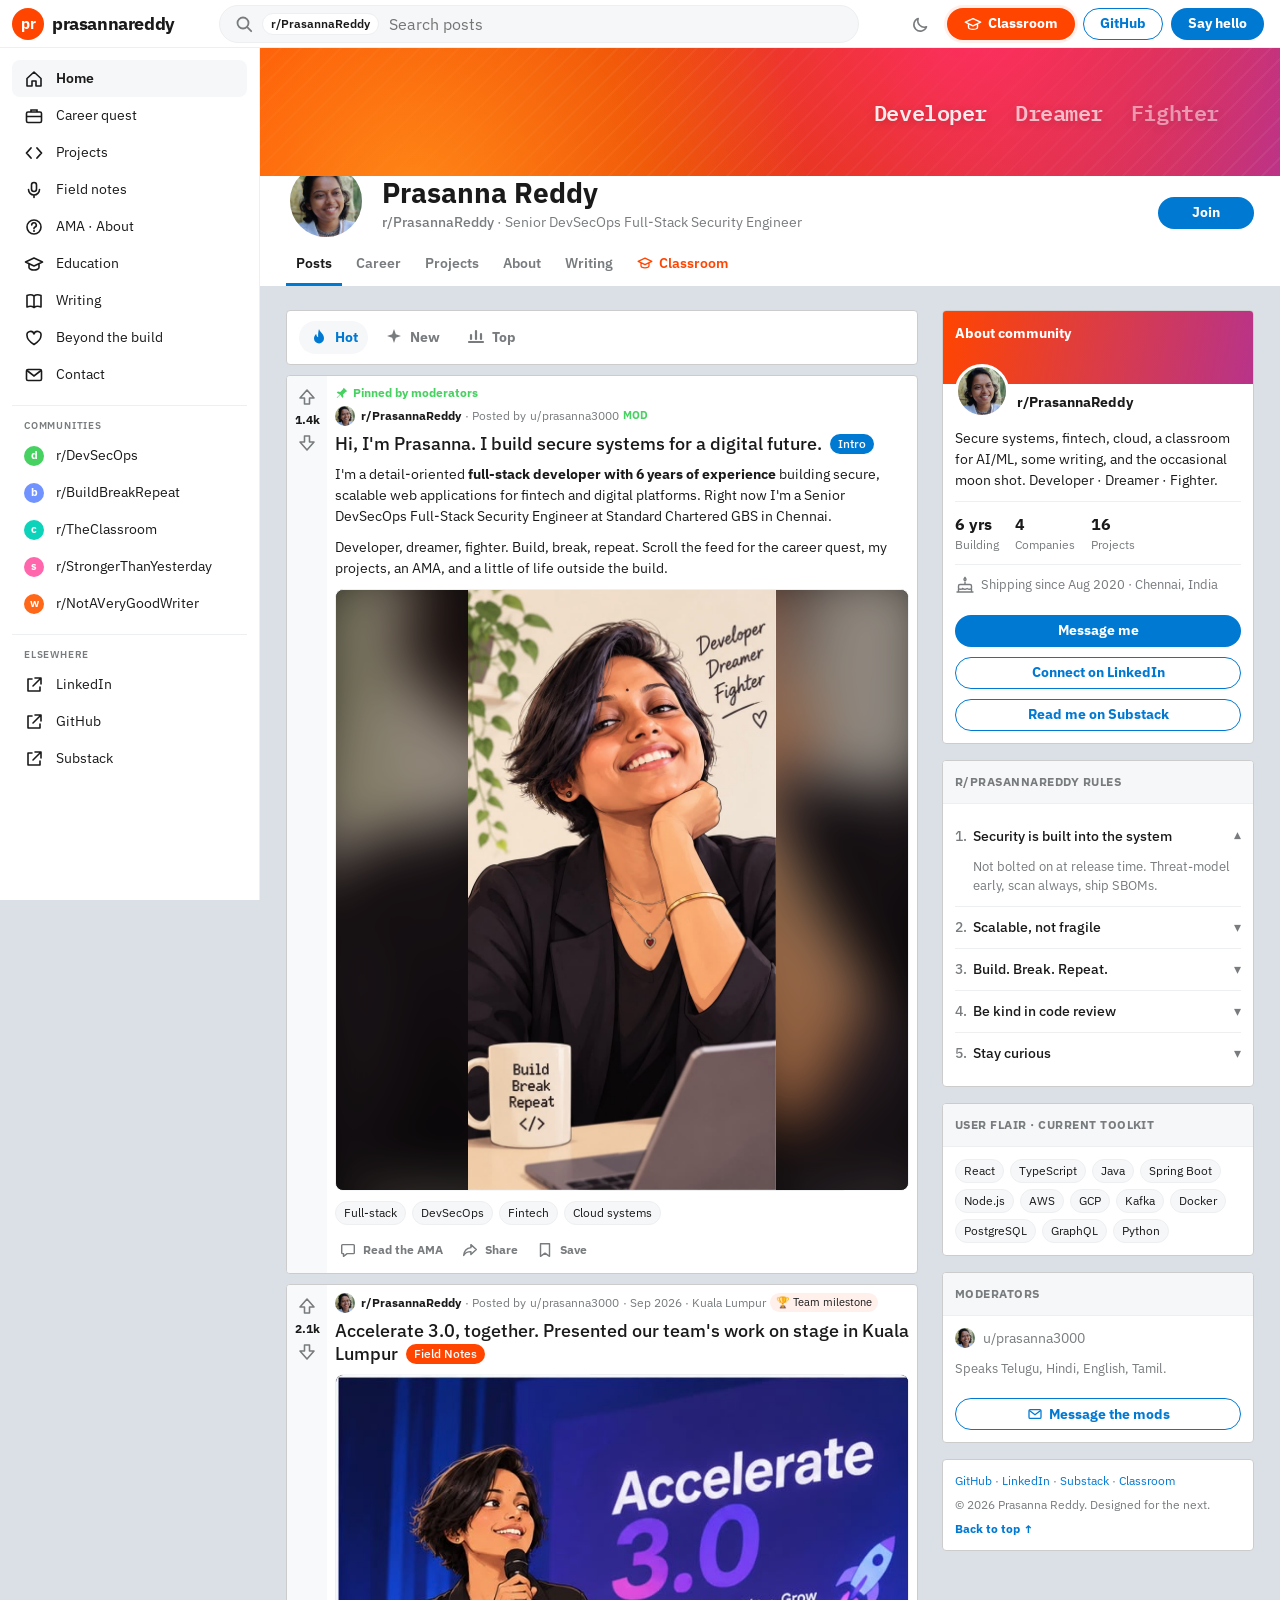
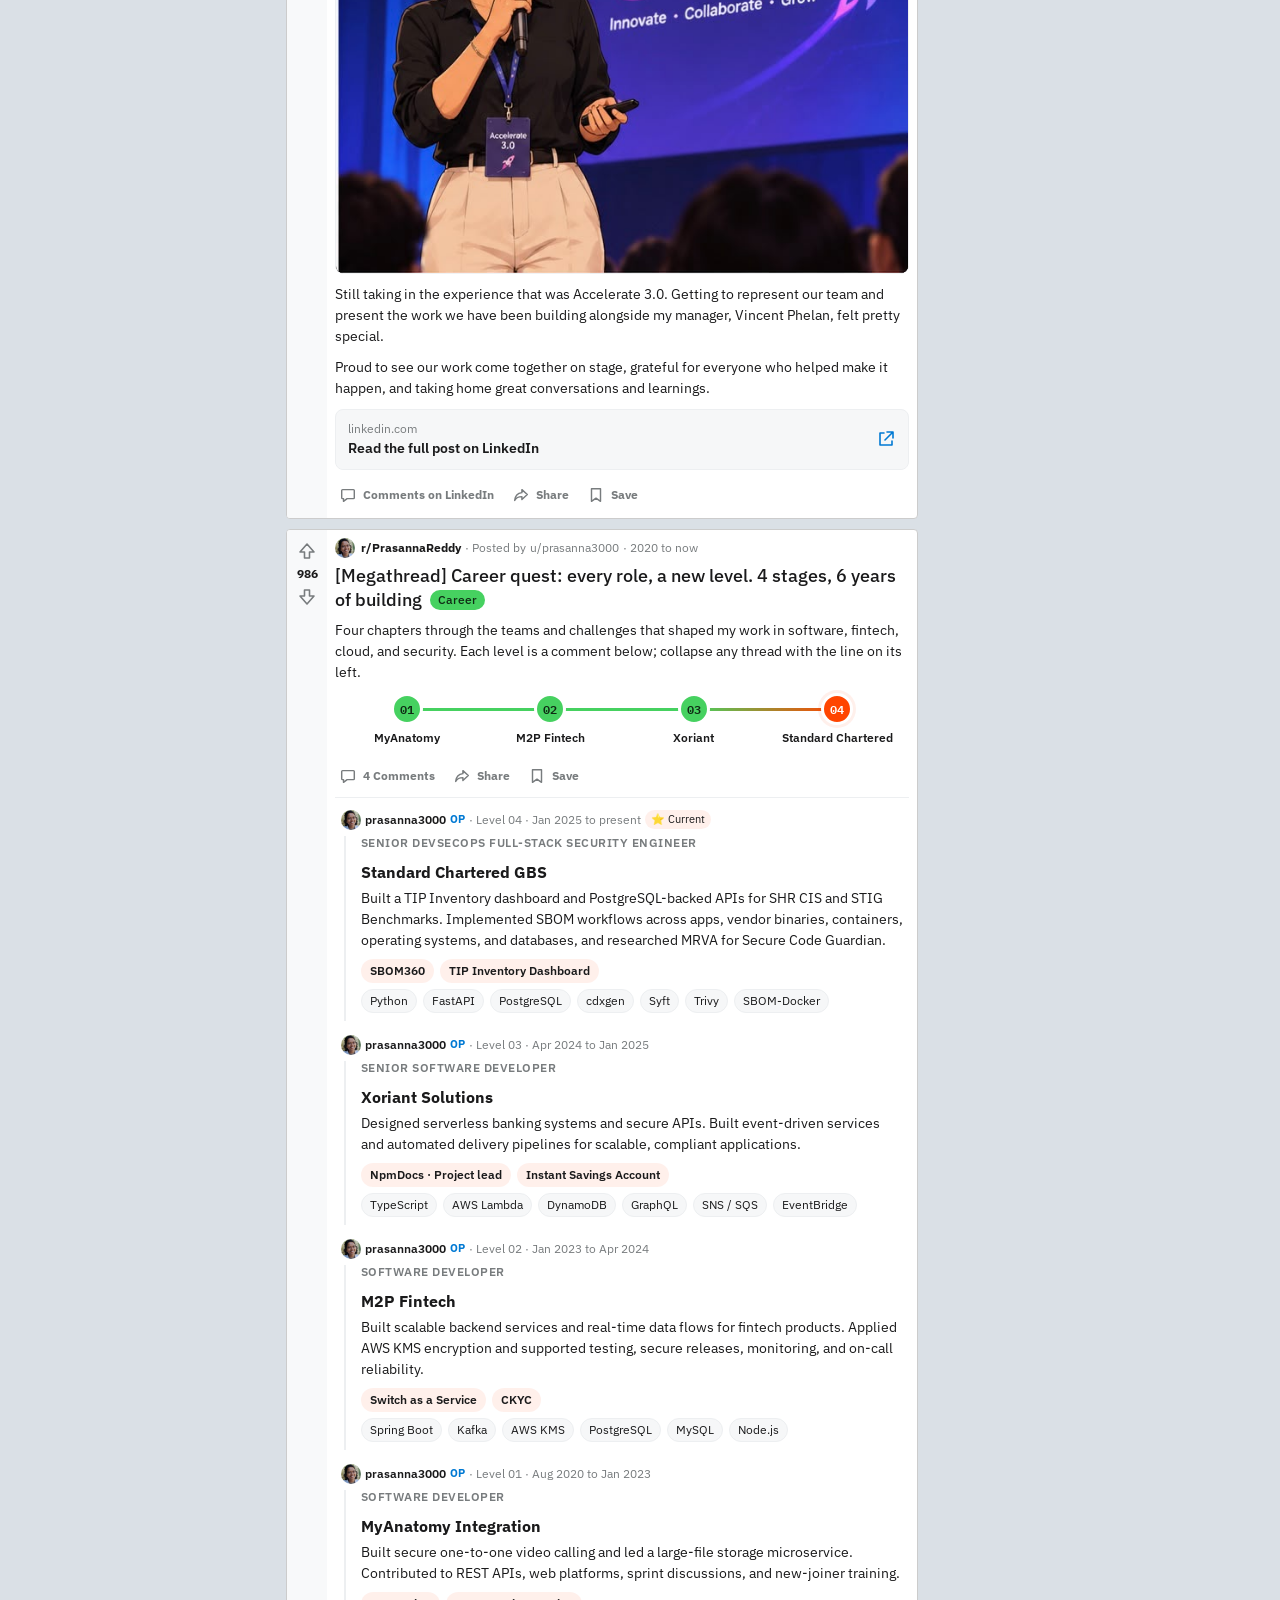
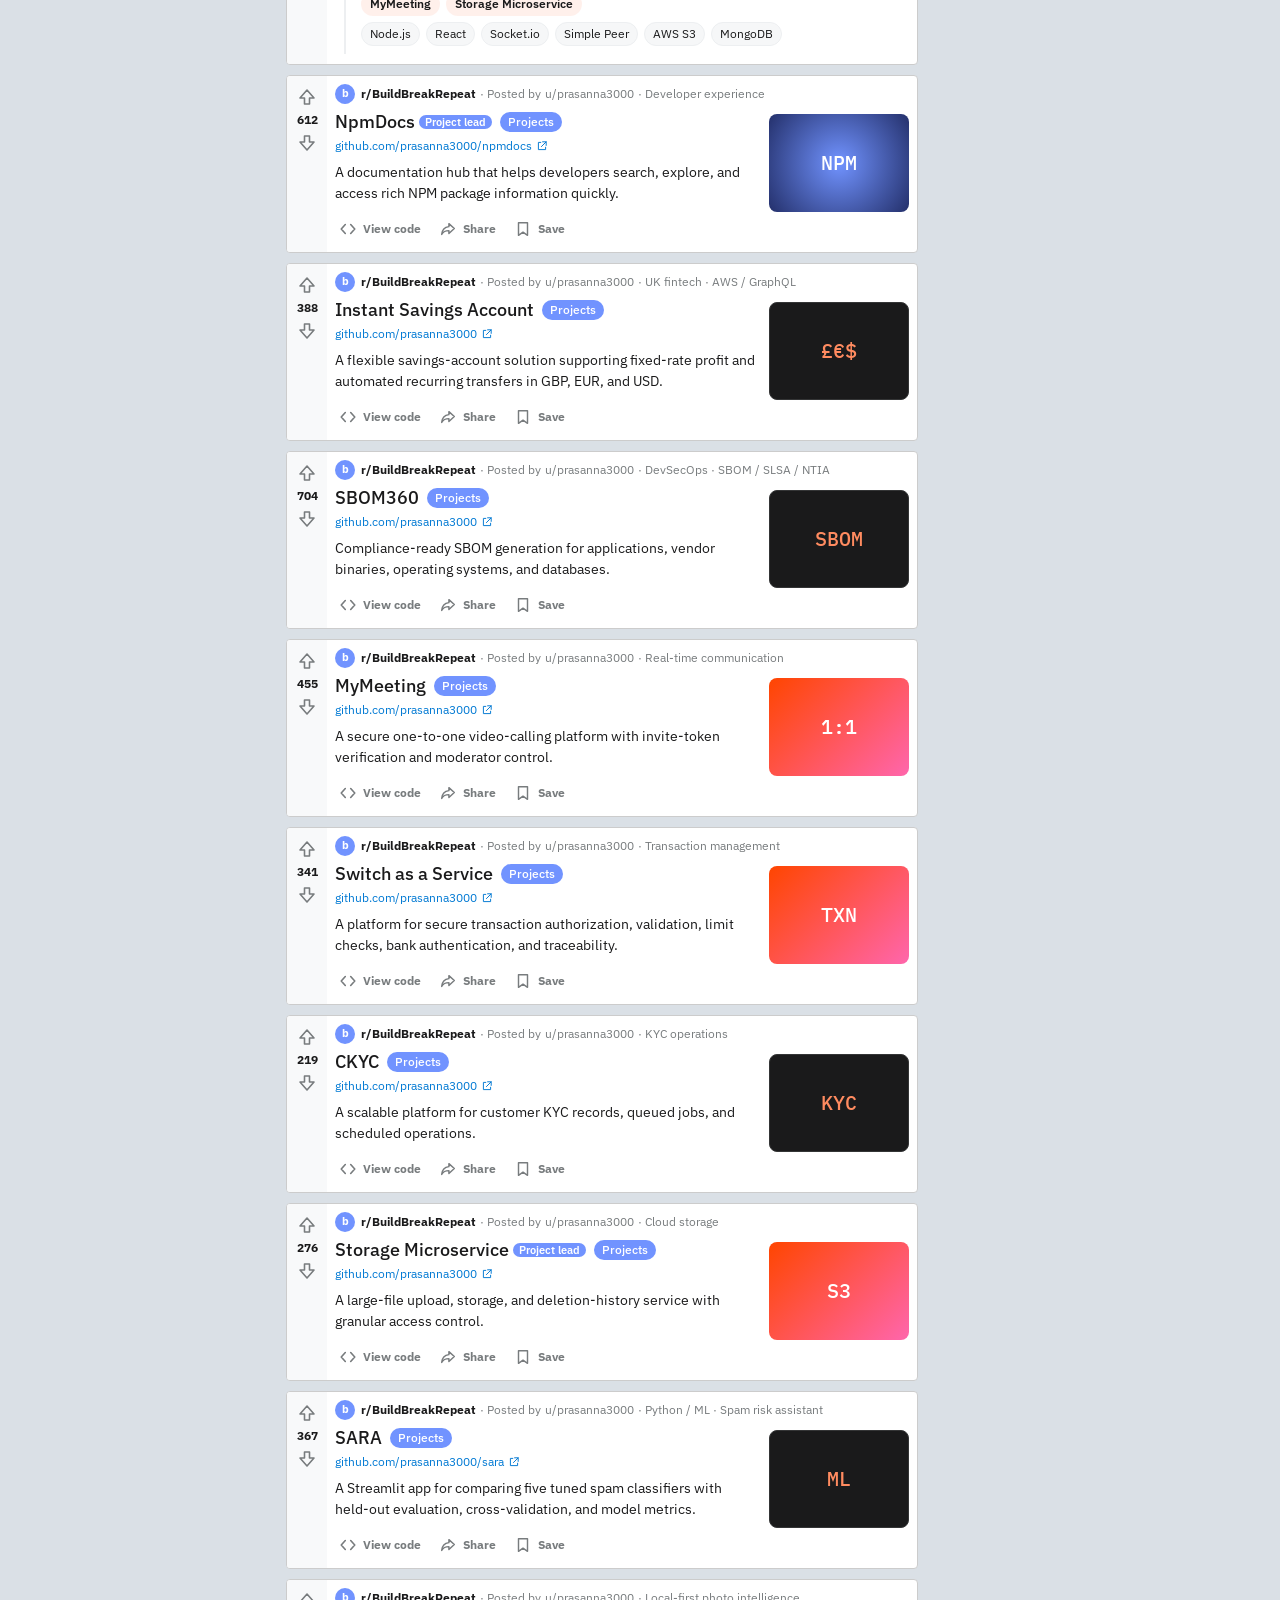
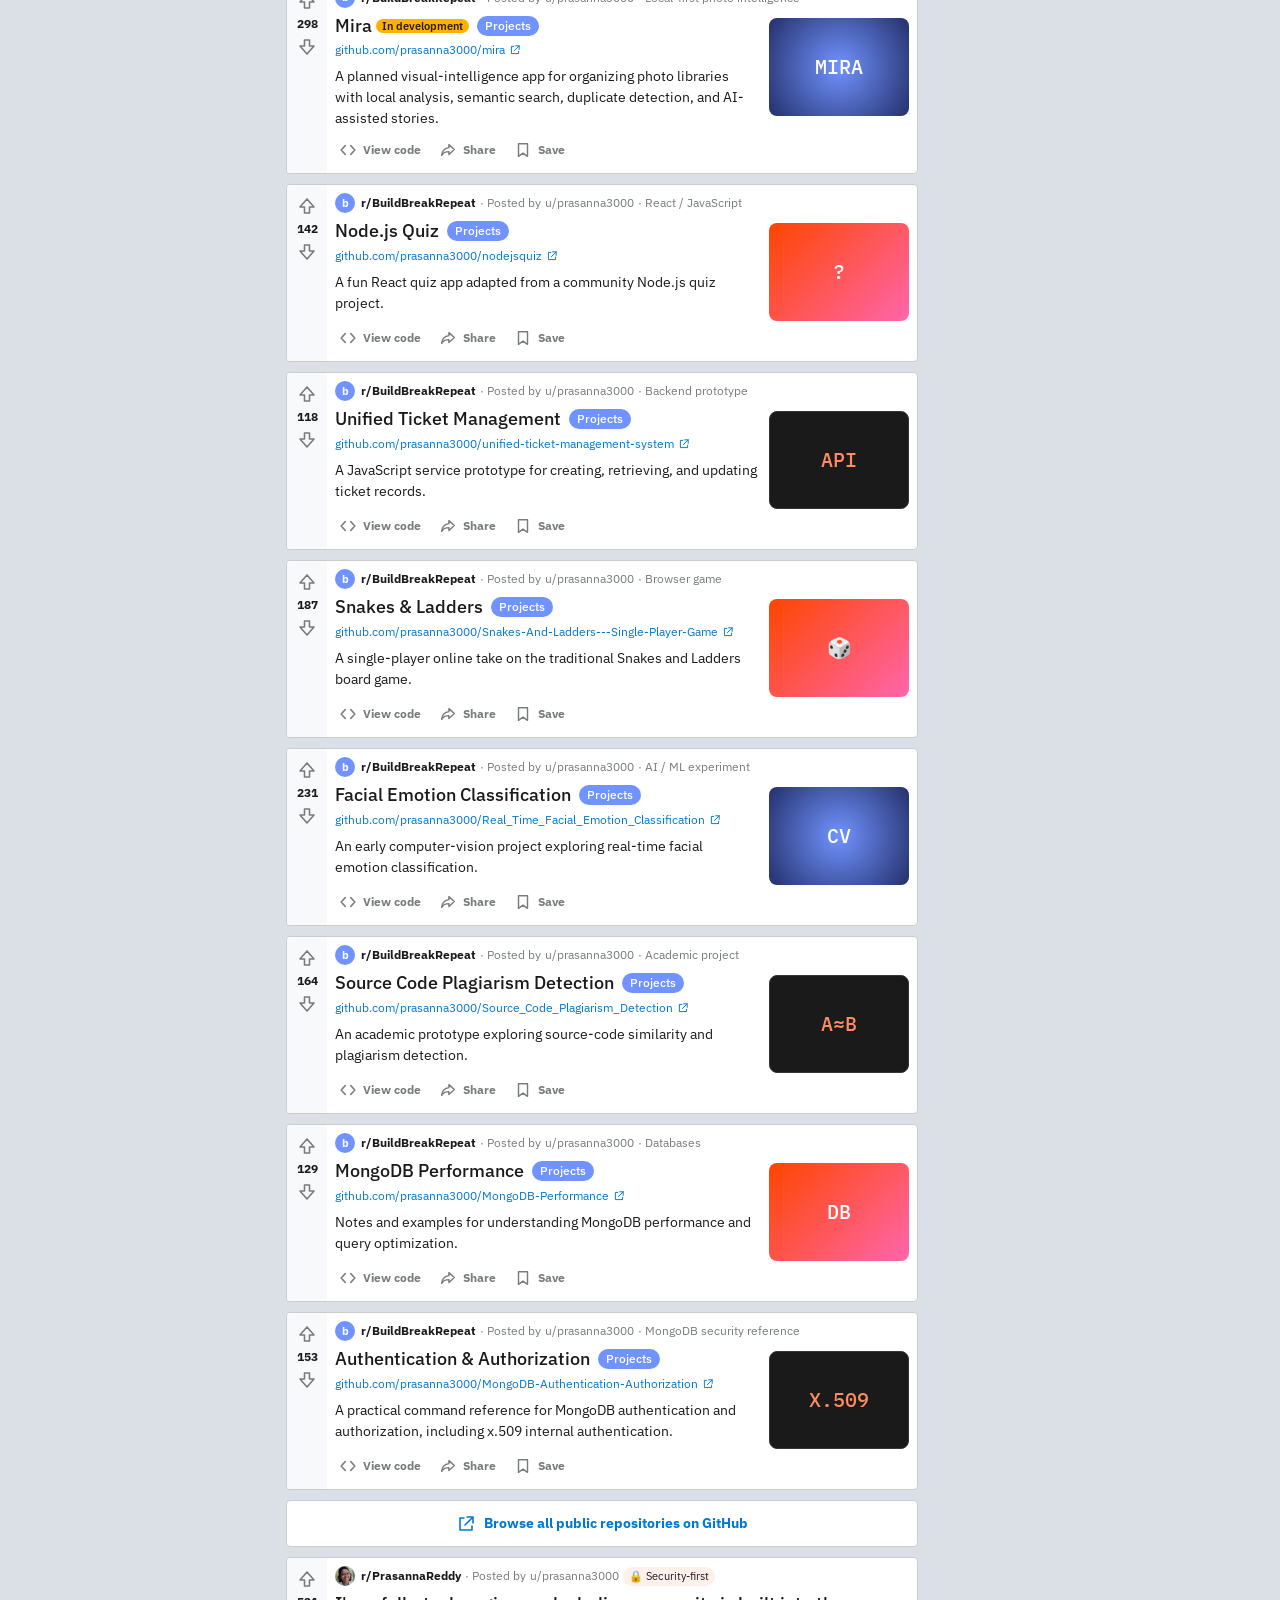
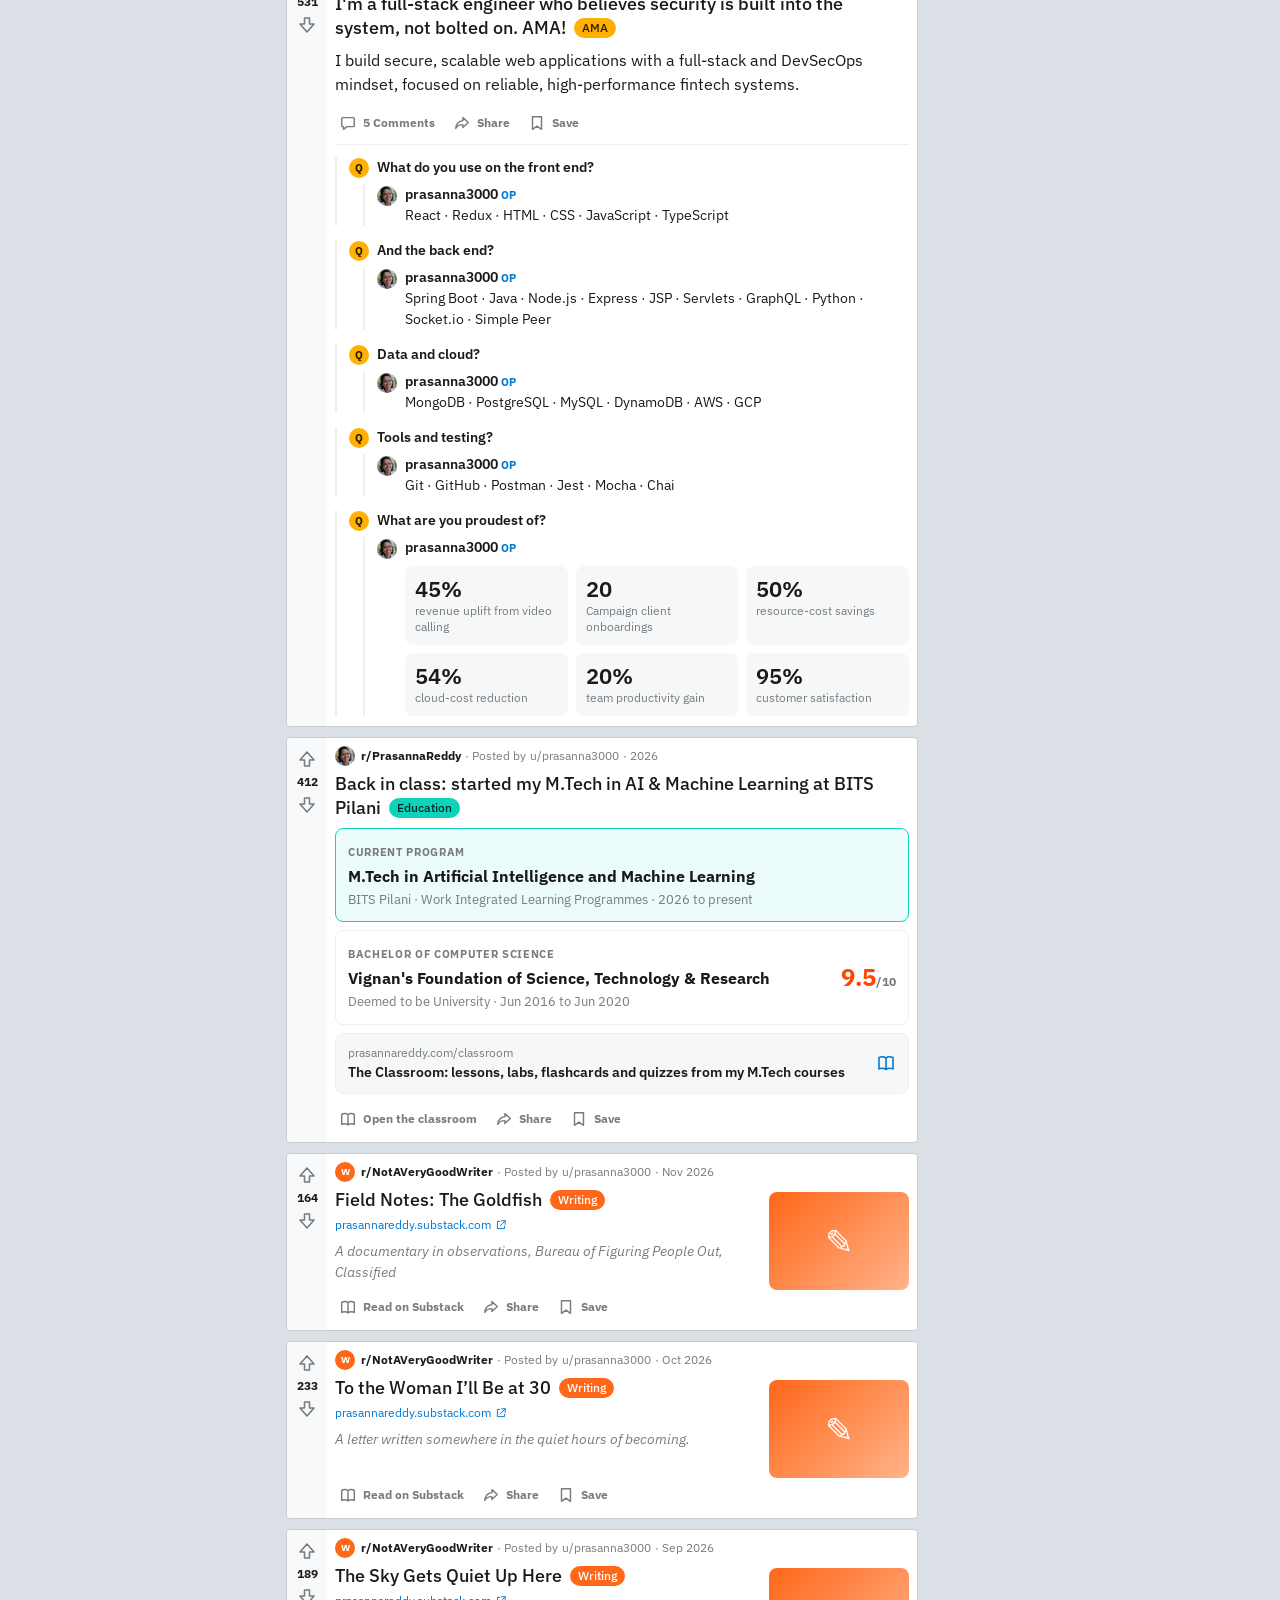
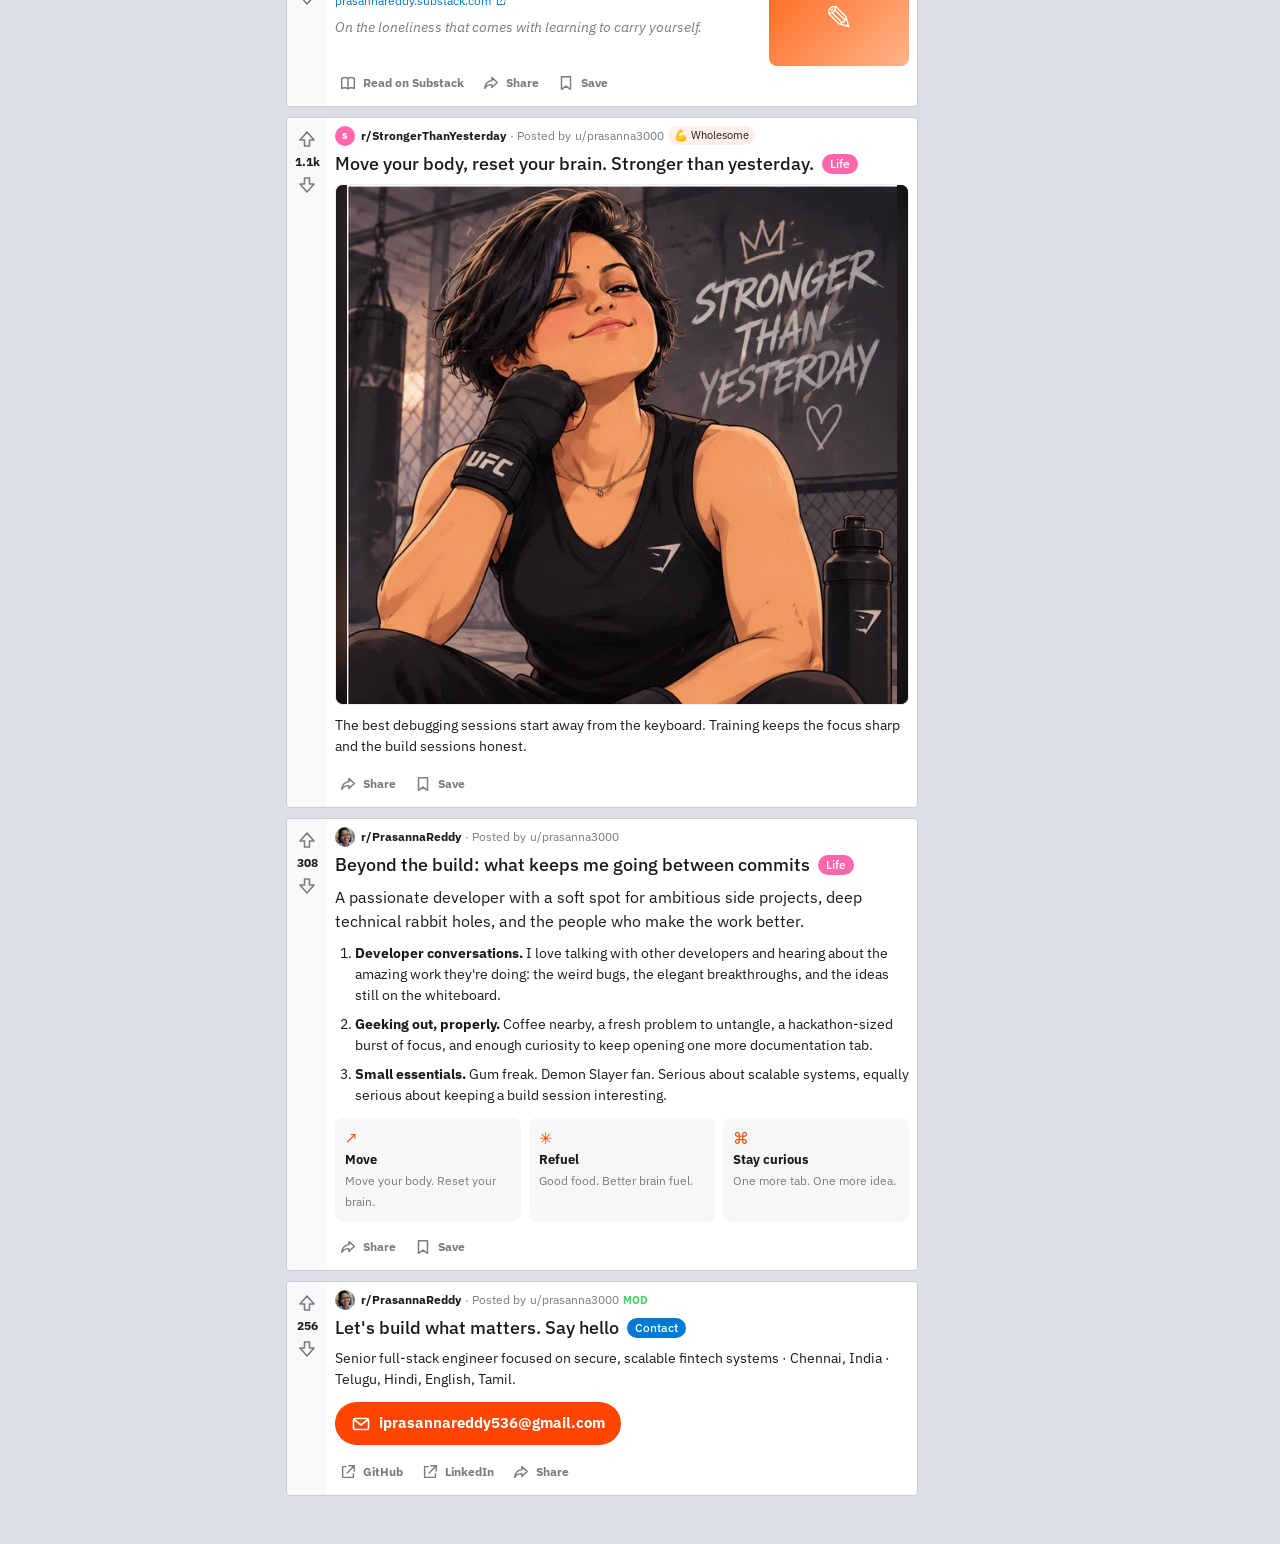
<file: index.html>
<!doctype html>
<html lang="en">
  <head>
    <meta charset="UTF-8" />
    <meta name="viewport" content="width=device-width, initial-scale=1.0" />
    <meta name="description" content="Portfolio of Prasanna Reddy | Senior DevSecOps Full-Stack Security Engineer." />
    <meta name="theme-color" content="#ff4500" />
    <title>Prasanna Reddy | r/PrasannaReddy</title>
    <link rel="icon" href="data:image/svg+xml,%3Csvg xmlns='http://www.w3.org/2000/svg' viewBox='0 0 32 32'%3E%3Ccircle cx='16' cy='16' r='16' fill='%23ff4500'/%3E%3Ctext x='16' y='21' text-anchor='middle' font-family='Arial' font-weight='700' font-size='14' fill='white'%3Epr%3C/text%3E%3C/svg%3E" />
    <link rel="preconnect" href="https://fonts.googleapis.com" />
    <link rel="preconnect" href="https://fonts.gstatic.com" crossorigin />
    <link href="https://fonts.googleapis.com/css2?family=IBM+Plex+Mono:wght@500&family=IBM+Plex+Sans:wght@400;500;600;700&display=swap" rel="stylesheet" />
    <link rel="stylesheet" href="reddit.css" />
    <script>
      try { const t = localStorage.getItem('pr-theme'); if (t) document.documentElement.dataset.theme = t; } catch (e) {}
    </script>
  </head>
  <body>
    <!-- Icon sprite -->
    <svg width="0" height="0" style="position:absolute" aria-hidden="true">
      <symbol id="i-up" viewBox="0 0 20 20"><path d="M10 3 3 11h4.5v6h5v-6H17z" fill="none" stroke="currentColor" stroke-width="1.6" stroke-linejoin="round" /></symbol>
      <symbol id="i-down" viewBox="0 0 20 20"><path d="M10 17 3 9h4.5V3h5v6H17z" fill="none" stroke="currentColor" stroke-width="1.6" stroke-linejoin="round" /></symbol>
      <symbol id="i-comment" viewBox="0 0 20 20"><path d="M4 4h12a1 1 0 0 1 1 1v8a1 1 0 0 1-1 1H9l-4 3v-3H4a1 1 0 0 1-1-1V5a1 1 0 0 1 1-1z" fill="none" stroke="currentColor" stroke-width="1.6" stroke-linejoin="round" /></symbol>
      <symbol id="i-share" viewBox="0 0 20 20"><path d="M11 4l6 5.5-6 5.5v-3.2C7 11.8 4.6 13 3 16c.4-4.6 3-8 8-8.6z" fill="none" stroke="currentColor" stroke-width="1.6" stroke-linejoin="round" /></symbol>
      <symbol id="i-save" viewBox="0 0 20 20"><path d="M5 3h10v14l-5-3.5L5 17z" fill="none" stroke="currentColor" stroke-width="1.6" stroke-linejoin="round" /></symbol>
      <symbol id="i-out" viewBox="0 0 20 20"><path d="M8 4H4v12h12v-4M11 3h6v6M17 3l-8 8" fill="none" stroke="currentColor" stroke-width="1.6" stroke-linecap="round" stroke-linejoin="round" /></symbol>
      <symbol id="i-search" viewBox="0 0 20 20"><circle cx="9" cy="9" r="5.5" fill="none" stroke="currentColor" stroke-width="1.8" /><path d="m13.2 13.2 4 4" stroke="currentColor" stroke-width="1.8" stroke-linecap="round" /></symbol>
      <symbol id="i-pin" viewBox="0 0 20 20"><path d="M12.5 2.5 17.5 7.5 15 8.5 11.5 12 12 15.5 10.5 17 7.5 12.5 3 17l-.5-.5 4.5-4.5L2.5 9.5 4 8l3.5.5L11 5z" fill="currentColor" /></symbol>
      <symbol id="i-hot" viewBox="0 0 20 20"><path d="M10 2c1 3.2 5 4.8 5 9.3A5 5 0 0 1 5 11.5c0-2 1-3.5 2.2-4.5.1 1.6.8 2.8 2 3.3C8.8 7.2 9.4 4.4 10 2z" fill="currentColor" /></symbol>
      <symbol id="i-new" viewBox="0 0 20 20"><path d="M10 2l1.8 5.2L17 9l-5.2 1.8L10 16l-1.8-5.2L3 9l5.2-1.8z" fill="currentColor" /></symbol>
      <symbol id="i-top" viewBox="0 0 20 20"><path d="M3 15h14M5 12V8M10 12V4M15 12V7" stroke="currentColor" stroke-width="2.2" stroke-linecap="round" fill="none" /></symbol>
      <symbol id="i-home" viewBox="0 0 20 20"><path d="M3 9.5 10 3l7 6.5V17h-5v-5H8v5H3z" fill="none" stroke="currentColor" stroke-width="1.6" stroke-linejoin="round" /></symbol>
      <symbol id="i-briefcase" viewBox="0 0 20 20"><rect x="2.5" y="6" width="15" height="10.5" rx="1.5" fill="none" stroke="currentColor" stroke-width="1.6" /><path d="M7 6V4h6v2M2.5 10.5h15" fill="none" stroke="currentColor" stroke-width="1.6" /></symbol>
      <symbol id="i-code" viewBox="0 0 20 20"><path d="M7 5 2.5 10 7 15M13 5l4.5 5-4.5 5" fill="none" stroke="currentColor" stroke-width="1.8" stroke-linecap="round" stroke-linejoin="round" /></symbol>
      <symbol id="i-mic" viewBox="0 0 20 20"><rect x="7.5" y="2.5" width="5" height="9" rx="2.5" fill="none" stroke="currentColor" stroke-width="1.6" /><path d="M4.5 9.5a5.5 5.5 0 0 0 11 0M10 15v2.5" fill="none" stroke="currentColor" stroke-width="1.6" stroke-linecap="round" /></symbol>
      <symbol id="i-chat" viewBox="0 0 20 20"><circle cx="10" cy="10" r="7" fill="none" stroke="currentColor" stroke-width="1.6" /><path d="M7.7 8a2.3 2.3 0 1 1 3 2.2c-.5.2-.7.6-.7 1.1v.4" fill="none" stroke="currentColor" stroke-width="1.6" stroke-linecap="round" /><circle cx="10" cy="14" r="1" fill="currentColor" /></symbol>
      <symbol id="i-cap" viewBox="0 0 20 20"><path d="M10 4 1.5 8 10 12l8.5-4zM5 10v3.5c0 1.2 2.2 2.5 5 2.5s5-1.3 5-2.5V10" fill="none" stroke="currentColor" stroke-width="1.6" stroke-linejoin="round" /></symbol>
      <symbol id="i-heart" viewBox="0 0 20 20"><path d="M10 16.5S3 12.3 3 7.6A3.6 3.6 0 0 1 10 6a3.6 3.6 0 0 1 7 1.6c0 4.7-7 8.9-7 8.9z" fill="none" stroke="currentColor" stroke-width="1.6" stroke-linejoin="round" /></symbol>
      <symbol id="i-mail" viewBox="0 0 20 20"><rect x="2.5" y="4.5" width="15" height="11" rx="1.5" fill="none" stroke="currentColor" stroke-width="1.6" /><path d="m3 5.5 7 5.5 7-5.5" fill="none" stroke="currentColor" stroke-width="1.6" /></symbol>
      <symbol id="i-moon" viewBox="0 0 20 20"><path d="M15.5 12.8A6.5 6.5 0 0 1 7.2 4.5a6.5 6.5 0 1 0 8.3 8.3z" fill="none" stroke="currentColor" stroke-width="1.6" stroke-linejoin="round" /></symbol>
      <symbol id="i-menu" viewBox="0 0 20 20"><path d="M3 5.5h14M3 10h14M3 14.5h14" stroke="currentColor" stroke-width="1.8" stroke-linecap="round" /></symbol>
      <symbol id="i-cake" viewBox="0 0 20 20"><path d="M3.5 17V11a1.5 1.5 0 0 1 1.5-1.5h10A1.5 1.5 0 0 1 16.5 11v6M2 17h16M3.5 13.5c1.5 1 3 1 4.3 0 1.3 1 2.9 1 4.3 0 1.4 1 3 1 4.4 0M10 9.5V7M10 5.5a1 1 0 0 1-1-1c0-.8 1-2 1-2s1 1.2 1 2a1 1 0 0 1-1 1z" fill="none" stroke="currentColor" stroke-width="1.4" stroke-linecap="round" /></symbol>
      <symbol id="i-book" viewBox="0 0 20 20"><path d="M3 4.5c2.5-1 5-1 7 .5 2-1.5 4.5-1.5 7-.5V16c-2.5-1-5-1-7 .5-2-1.5-4.5-1.5-7-.5zM10 5v11.5" fill="none" stroke="currentColor" stroke-width="1.6" stroke-linejoin="round" /></symbol>
    </svg>

    <!-- Top bar -->
    <header class="topbar">
      <button class="icon-btn menu-btn" type="button" aria-label="Open navigation" aria-expanded="false" aria-controls="leftnav"><svg><use href="#i-menu" /></svg></button>
      <a class="brand" href="#top" aria-label="Prasanna Reddy, home"><span class="brand-mark">pr</span><span class="brand-word">prasannareddy</span></a>
      <label class="search">
        <svg aria-hidden="true"><use href="#i-search" /></svg>
        <span class="search-sub">r/PrasannaReddy</span>
        <input id="search" type="search" placeholder="Search posts" autocomplete="off" />
      </label>
      <div class="top-actions">
        <button class="icon-btn theme-btn" type="button" aria-label="Toggle dark mode"><svg><use href="#i-moon" /></svg></button>
        <a class="btn btn-classroom" href="classroom/index.html#/"><svg><use href="#i-cap" /></svg><span>Classroom</span></a>
        <a class="btn btn-ghost hide-md" href="https://github.com/prasanna3000" target="_blank" rel="noreferrer">GitHub</a>
        <a class="btn btn-primary hide-sm" href="#contact">Say hello</a>
      </div>
    </header>

    <div class="layout" id="top">
      <!-- Left navigation -->
      <nav class="leftnav" id="leftnav" aria-label="Sections">
        <a class="nav-item is-active" href="#top"><svg><use href="#i-home" /></svg>Home</a>
        <a class="nav-item" href="#post-career"><svg><use href="#i-briefcase" /></svg>Career quest</a>
        <a class="nav-item" href="#post-projects" data-flair-link="projects"><svg><use href="#i-code" /></svg>Projects</a>
        <a class="nav-item" href="#post-accelerate"><svg><use href="#i-mic" /></svg>Field notes</a>
        <a class="nav-item" href="#post-ama"><svg><use href="#i-chat" /></svg>AMA · About</a>
        <a class="nav-item" href="#post-education"><svg><use href="#i-cap" /></svg>Education</a>
        <a class="nav-item" href="#post-writing" data-flair-link="writing"><svg><use href="#i-book" /></svg>Writing</a>
        <a class="nav-item" href="#post-gym"><svg><use href="#i-heart" /></svg>Beyond the build</a>
        <a class="nav-item" href="#contact"><svg><use href="#i-mail" /></svg>Contact</a>
        <hr />
        <p class="nav-label">Communities</p>
        <a class="nav-item" href="#post-career" data-flair-link="career"><span class="sub-dot c-career">d</span>r/DevSecOps</a>
        <a class="nav-item" href="#post-projects" data-flair-link="projects"><span class="sub-dot c-projects">b</span>r/BuildBreakRepeat</a>
        <a class="nav-item" href="classroom/index.html#/"><span class="sub-dot c-edu">c</span>r/TheClassroom</a>
        <a class="nav-item" href="#post-gym" data-flair-link="life"><span class="sub-dot c-life">s</span>r/StrongerThanYesterday</a>
        <a class="nav-item" href="#post-writing" data-flair-link="writing"><span class="sub-dot c-write">w</span>r/NotAVeryGoodWriter</a>
        <hr />
        <p class="nav-label">Elsewhere</p>
        <a class="nav-item" href="https://www.linkedin.com/in/prasanna3000/" target="_blank" rel="noreferrer"><svg><use href="#i-out" /></svg>LinkedIn</a>
        <a class="nav-item" href="https://github.com/prasanna3000" target="_blank" rel="noreferrer"><svg><use href="#i-out" /></svg>GitHub</a>
        <a class="nav-item" href="https://substack.com/@prasannareddy" target="_blank" rel="noreferrer"><svg><use href="#i-out" /></svg>Substack</a>
      </nav>
      <div class="nav-scrim" hidden></div>

      <div class="center">
        <!-- Community banner -->
        <section class="banner" aria-label="Profile">
          <div class="banner-art" aria-hidden="true"><span>Developer</span><span>Dreamer</span><span>Fighter</span></div>
          <div class="banner-head">
            <div class="banner-inner">
              <div class="avatar avatar-xl" role="img" aria-label="Photo of Prasanna Reddy smiling"></div>
              <div class="banner-title">
                <h1>Prasanna Reddy</h1>
                <p>r/PrasannaReddy <span>· Senior DevSecOps Full-Stack Security Engineer</span></p>
              </div>
              <a class="btn btn-primary join" href="https://www.linkedin.com/in/prasanna3000/" target="_blank" rel="noreferrer">Join</a>
            </div>
            <div class="banner-tabs banner-inner">
              <a href="#top" class="is-active">Posts</a>
              <a href="#post-career">Career</a>
              <a href="#post-projects" data-flair-link="projects">Projects</a>
              <a href="#post-ama">About</a>
              <a href="#post-writing" data-flair-link="writing">Writing</a>
              <a href="classroom/index.html#/" class="tab-classroom"><svg><use href="#i-cap" /></svg>Classroom</a>
            </div>
          </div>
        </section>

        <div class="content">
          <main class="feed" id="feed">
            <!-- Sort bar -->
            <div class="card sortbar" role="toolbar" aria-label="Sort posts">
              <button class="sort is-active" type="button" data-sort="hot"><svg><use href="#i-hot" /></svg>Hot</button>
              <button class="sort" type="button" data-sort="new"><svg><use href="#i-new" /></svg>New</button>
              <button class="sort" type="button" data-sort="top"><svg><use href="#i-top" /></svg>Top</button>
              <span class="filter-chip" hidden>Flair: <b></b> <button type="button" aria-label="Clear flair filter">×</button></span>
            </div>
            <p class="card empty" hidden>No posts match that search. Try "AWS", "SBOM" or "moon".</p>

            <!-- PINNED: Intro -->
            <article class="card post is-pinned" id="post-intro" data-flair="intro" data-date="2026-11-07" data-score="1420">
              <div class="vote"><button class="up" type="button" aria-label="Upvote"><svg><use href="#i-up" /></svg></button><span class="score"></span><button class="down" type="button" aria-label="Downvote"><svg><use href="#i-down" /></svg></button></div>
              <div class="post-body">
                <p class="pinned-label"><svg><use href="#i-pin" /></svg>Pinned by moderators</p>
                <p class="meta"><span class="avatar avatar-sm"></span><b>r/PrasannaReddy</b> · Posted by <span class="user">u/prasanna3000</span> <span class="mod">MOD</span></p>
                <h2 class="title">Hi, I'm Prasanna. I build secure systems for a digital future. <button class="flair f-intro" type="button" data-flair-btn="intro">Intro</button></h2>
                <div class="text">
                  <p>I'm a detail-oriented <strong>full-stack developer with 6 years of experience</strong> building secure, scalable web applications for fintech and digital platforms. Right now I'm a Senior DevSecOps Full-Stack Security Engineer at Standard Chartered GBS in Chennai.</p>
                  <p>Developer, dreamer, fighter. Build, break, repeat. Scroll the feed for the career quest, my projects, an AMA, and a little of life outside the build.</p>
                </div>
                <figure class="media media-tall" style="--src: url('assets/3.jpeg')"><img src="assets/3.jpeg" alt="Illustration of Prasanna smiling with chin on hand at a desk, beside a laptop and a mug reading Build Break Repeat, with the words Developer, Dreamer, Fighter on the wall." loading="eager" /></figure>
                <div class="tags"><span>Full-stack</span><span>DevSecOps</span><span>Fintech</span><span>Cloud systems</span></div>
                <div class="actions"><a class="act" href="#post-ama"><svg><use href="#i-comment" /></svg>Read the AMA</a><button class="act share" type="button"><svg><use href="#i-share" /></svg>Share</button><button class="act save" type="button"><svg><use href="#i-save" /></svg><span>Save</span></button></div>
              </div>
            </article>

            <!-- Accelerate 3.0 -->
            <article class="card post" id="post-accelerate" data-flair="field-notes" data-date="2026-09-20" data-score="2140">
              <div class="vote"><button class="up" type="button" aria-label="Upvote"><svg><use href="#i-up" /></svg></button><span class="score"></span><button class="down" type="button" aria-label="Downvote"><svg><use href="#i-down" /></svg></button></div>
              <div class="post-body">
                <p class="meta"><span class="avatar avatar-sm"></span><b>r/PrasannaReddy</b> · Posted by <span class="user">u/prasanna3000</span> · Sep 2026 · Kuala Lumpur <span class="award">🏆 Team milestone</span></p>
                <h2 class="title">Accelerate 3.0, together. Presented our team's work on stage in Kuala Lumpur <button class="flair f-notes" type="button" data-flair-btn="field-notes">Field Notes</button></h2>
                <figure class="media" style="--src: url('assets/2.jpeg')"><img src="assets/2.jpeg" alt="Illustration of Prasanna on stage with a microphone and clicker, in front of a screen reading Accelerate 3.0: Innovate, Collaborate, Grow." loading="lazy" /></figure>
                <div class="text">
                  <p>Still taking in the experience that was Accelerate 3.0. Getting to represent our team and present the work we have been building alongside my manager, Vincent Phelan, felt pretty special.</p>
                  <p>Proud to see our work come together on stage, grateful for everyone who helped make it happen, and taking home great conversations and learnings.</p>
                </div>
                <a class="link-card" href="https://lnkd.in/p/gSGjwJMW" target="_blank" rel="noreferrer"><span><small>linkedin.com</small><b>Read the full post on LinkedIn</b></span><svg><use href="#i-out" /></svg></a>
                <div class="actions"><a class="act" href="https://lnkd.in/p/gSGjwJMW" target="_blank" rel="noreferrer"><svg><use href="#i-comment" /></svg>Comments on LinkedIn</a><button class="act share" type="button"><svg><use href="#i-share" /></svg>Share</button><button class="act save" type="button"><svg><use href="#i-save" /></svg><span>Save</span></button></div>
              </div>
            </article>

            <!-- Career megathread -->
            <article class="card post" id="post-career" data-flair="career" data-date="2025-01-15" data-score="986">
              <div class="vote"><button class="up" type="button" aria-label="Upvote"><svg><use href="#i-up" /></svg></button><span class="score"></span><button class="down" type="button" aria-label="Downvote"><svg><use href="#i-down" /></svg></button></div>
              <div class="post-body">
                <p class="meta"><span class="avatar avatar-sm"></span><b>r/PrasannaReddy</b> · Posted by <span class="user">u/prasanna3000</span> · 2020 to now</p>
                <h2 class="title">[Megathread] Career quest: every role, a new level. 4 stages, 6 years of building <button class="flair f-career" type="button" data-flair-btn="career">Career</button></h2>
                <div class="text"><p>Four chapters through the teams and challenges that shaped my work in software, fintech, cloud, and security. Each level is a comment below; collapse any thread with the line on its left.</p></div>
                <ol class="quest" aria-label="Career progress">
                  <li class="done"><a href="#experience-myanatomy"><b>01</b>MyAnatomy</a></li>
                  <li class="done"><a href="#experience-m2p"><b>02</b>M2P Fintech</a></li>
                  <li class="done"><a href="#experience-xoriant"><b>03</b>Xoriant</a></li>
                  <li class="now"><a href="#experience-scb"><b>04</b>Standard Chartered</a></li>
                </ol>
                <div class="actions"><span class="act static"><svg><use href="#i-comment" /></svg>4 Comments</span><button class="act share" type="button"><svg><use href="#i-share" /></svg>Share</button><button class="act save" type="button"><svg><use href="#i-save" /></svg><span>Save</span></button></div>

                <div class="comments">
                  <div class="comment" id="experience-scb">
                    <button class="thread" type="button" aria-label="Collapse comment"></button>
                    <div class="c-main">
                      <p class="c-meta"><span class="avatar avatar-sm"></span><b class="user">prasanna3000</b> <span class="op">OP</span> · Level 04 · Jan 2025 to present <span class="award">⭐ Current</span></p>
                      <div class="c-body">
                        <p class="c-role">Senior DevSecOps Full-Stack Security Engineer</p>
                        <h3>Standard Chartered GBS</h3>
                        <p>Built a TIP Inventory dashboard and PostgreSQL-backed APIs for SHR CIS and STIG Benchmarks. Implemented SBOM workflows across apps, vendor binaries, containers, operating systems, and databases, and researched MRVA for Secure Code Guardian.</p>
                        <div class="chips"><span class="chip-strong">SBOM360</span><span class="chip-strong">TIP Inventory Dashboard</span></div>
                        <div class="chips"><span>Python</span><span>FastAPI</span><span>PostgreSQL</span><span>cdxgen</span><span>Syft</span><span>Trivy</span><span>SBOM-Docker</span></div>
                      </div>
                    </div>
                  </div>
                  <div class="comment" id="experience-xoriant">
                    <button class="thread" type="button" aria-label="Collapse comment"></button>
                    <div class="c-main">
                      <p class="c-meta"><span class="avatar avatar-sm"></span><b class="user">prasanna3000</b> <span class="op">OP</span> · Level 03 · Apr 2024 to Jan 2025</p>
                      <div class="c-body">
                        <p class="c-role">Senior Software Developer</p>
                        <h3>Xoriant Solutions</h3>
                        <p>Designed serverless banking systems and secure APIs. Built event-driven services and automated delivery pipelines for scalable, compliant applications.</p>
                        <div class="chips"><span class="chip-strong">NpmDocs · Project lead</span><span class="chip-strong">Instant Savings Account</span></div>
                        <div class="chips"><span>TypeScript</span><span>AWS Lambda</span><span>DynamoDB</span><span>GraphQL</span><span>SNS / SQS</span><span>EventBridge</span></div>
                      </div>
                    </div>
                  </div>
                  <div class="comment" id="experience-m2p">
                    <button class="thread" type="button" aria-label="Collapse comment"></button>
                    <div class="c-main">
                      <p class="c-meta"><span class="avatar avatar-sm"></span><b class="user">prasanna3000</b> <span class="op">OP</span> · Level 02 · Jan 2023 to Apr 2024</p>
                      <div class="c-body">
                        <p class="c-role">Software Developer</p>
                        <h3>M2P Fintech</h3>
                        <p>Built scalable backend services and real-time data flows for fintech products. Applied AWS KMS encryption and supported testing, secure releases, monitoring, and on-call reliability.</p>
                        <div class="chips"><span class="chip-strong">Switch as a Service</span><span class="chip-strong">CKYC</span></div>
                        <div class="chips"><span>Spring Boot</span><span>Kafka</span><span>AWS KMS</span><span>PostgreSQL</span><span>MySQL</span><span>Node.js</span></div>
                      </div>
                    </div>
                  </div>
                  <div class="comment" id="experience-myanatomy">
                    <button class="thread" type="button" aria-label="Collapse comment"></button>
                    <div class="c-main">
                      <p class="c-meta"><span class="avatar avatar-sm"></span><b class="user">prasanna3000</b> <span class="op">OP</span> · Level 01 · Aug 2020 to Jan 2023</p>
                      <div class="c-body">
                        <p class="c-role">Software Developer</p>
                        <h3>MyAnatomy Integration</h3>
                        <p>Built secure one-to-one video calling and led a large-file storage microservice. Contributed to REST APIs, web platforms, sprint discussions, and new-joiner training.</p>
                        <div class="chips"><span class="chip-strong">MyMeeting</span><span class="chip-strong">Storage Microservice</span></div>
                        <div class="chips"><span>Node.js</span><span>React</span><span>Socket.io</span><span>Simple Peer</span><span>AWS S3</span><span>MongoDB</span></div>
                      </div>
                    </div>
                  </div>
                </div>
              </div>
            </article>

            <!-- Projects: one post per project -->
            <article class="card post post-link" id="post-projects" data-flair="projects" data-date="2024-11-01" data-score="612">
              <div class="vote"><button class="up" type="button" aria-label="Upvote"><svg><use href="#i-up" /></svg></button><span class="score"></span><button class="down" type="button" aria-label="Downvote"><svg><use href="#i-down" /></svg></button></div>
              <div class="post-body">
                <p class="meta"><span class="sub-dot c-projects">b</span><b>r/BuildBreakRepeat</b> · Posted by <span class="user">u/prasanna3000</span> · Developer experience</p>
                <div class="link-post">
                  <div class="link-main">
                    <h2 class="title"><a class="title-link" href="https://github.com/prasanna3000/npmdocs" target="_blank" rel="noreferrer">NpmDocs</a> <span class="l-flair">Project lead</span> <button class="flair f-projects" type="button" data-flair-btn="projects">Projects</button></h2>
                    <a class="domain" href="https://github.com/prasanna3000/npmdocs" target="_blank" rel="noreferrer">github.com/prasanna3000/npmdocs <svg><use href="#i-out" /></svg></a>
                    <p class="link-desc">A documentation hub that helps developers search, explore, and access rich NPM package information quickly.</p>
                  </div>
                  <a class="thumb thumb-lg t-neural" href="https://github.com/prasanna3000/npmdocs" target="_blank" rel="noreferrer" aria-hidden="true" tabindex="-1">NPM</a>
                </div>
                <div class="actions"><a class="act" href="https://github.com/prasanna3000/npmdocs" target="_blank" rel="noreferrer"><svg><use href="#i-code" /></svg>View code</a><button class="act share" type="button"><svg><use href="#i-share" /></svg>Share</button><button class="act save" type="button"><svg><use href="#i-save" /></svg><span>Save</span></button></div>
              </div>
            </article>
            <article class="card post post-link" id="project-instant-savings" data-flair="projects" data-date="2024-09-01" data-score="388">
              <div class="vote"><button class="up" type="button" aria-label="Upvote"><svg><use href="#i-up" /></svg></button><span class="score"></span><button class="down" type="button" aria-label="Downvote"><svg><use href="#i-down" /></svg></button></div>
              <div class="post-body">
                <p class="meta"><span class="sub-dot c-projects">b</span><b>r/BuildBreakRepeat</b> · Posted by <span class="user">u/prasanna3000</span> · UK fintech · AWS / GraphQL</p>
                <div class="link-post">
                  <div class="link-main">
                    <h2 class="title"><a class="title-link" href="https://github.com/prasanna3000" target="_blank" rel="noreferrer">Instant Savings Account</a> <button class="flair f-projects" type="button" data-flair-btn="projects">Projects</button></h2>
                    <a class="domain" href="https://github.com/prasanna3000" target="_blank" rel="noreferrer">github.com/prasanna3000 <svg><use href="#i-out" /></svg></a>
                    <p class="link-desc">A flexible savings-account solution supporting fixed-rate profit and automated recurring transfers in GBP, EUR, and USD.</p>
                  </div>
                  <a class="thumb thumb-lg t-code" href="https://github.com/prasanna3000" target="_blank" rel="noreferrer" aria-hidden="true" tabindex="-1">£€$</a>
                </div>
                <div class="actions"><a class="act" href="https://github.com/prasanna3000" target="_blank" rel="noreferrer"><svg><use href="#i-code" /></svg>View code</a><button class="act share" type="button"><svg><use href="#i-share" /></svg>Share</button><button class="act save" type="button"><svg><use href="#i-save" /></svg><span>Save</span></button></div>
              </div>
            </article>
            <article class="card post post-link" id="project-sbom360" data-flair="projects" data-date="2025-08-01" data-score="704">
              <div class="vote"><button class="up" type="button" aria-label="Upvote"><svg><use href="#i-up" /></svg></button><span class="score"></span><button class="down" type="button" aria-label="Downvote"><svg><use href="#i-down" /></svg></button></div>
              <div class="post-body">
                <p class="meta"><span class="sub-dot c-projects">b</span><b>r/BuildBreakRepeat</b> · Posted by <span class="user">u/prasanna3000</span> · DevSecOps · SBOM / SLSA / NTIA</p>
                <div class="link-post">
                  <div class="link-main">
                    <h2 class="title"><a class="title-link" href="https://github.com/prasanna3000" target="_blank" rel="noreferrer">SBOM360</a> <button class="flair f-projects" type="button" data-flair-btn="projects">Projects</button></h2>
                    <a class="domain" href="https://github.com/prasanna3000" target="_blank" rel="noreferrer">github.com/prasanna3000 <svg><use href="#i-out" /></svg></a>
                    <p class="link-desc">Compliance-ready SBOM generation for applications, vendor binaries, operating systems, and databases.</p>
                  </div>
                  <a class="thumb thumb-lg t-code" href="https://github.com/prasanna3000" target="_blank" rel="noreferrer" aria-hidden="true" tabindex="-1">SBOM</a>
                </div>
                <div class="actions"><a class="act" href="https://github.com/prasanna3000" target="_blank" rel="noreferrer"><svg><use href="#i-code" /></svg>View code</a><button class="act share" type="button"><svg><use href="#i-share" /></svg>Share</button><button class="act save" type="button"><svg><use href="#i-save" /></svg><span>Save</span></button></div>
              </div>
            </article>
            <article class="card post post-link" id="project-mymeeting" data-flair="projects" data-date="2021-06-01" data-score="455">
              <div class="vote"><button class="up" type="button" aria-label="Upvote"><svg><use href="#i-up" /></svg></button><span class="score"></span><button class="down" type="button" aria-label="Downvote"><svg><use href="#i-down" /></svg></button></div>
              <div class="post-body">
                <p class="meta"><span class="sub-dot c-projects">b</span><b>r/BuildBreakRepeat</b> · Posted by <span class="user">u/prasanna3000</span> · Real-time communication</p>
                <div class="link-post">
                  <div class="link-main">
                    <h2 class="title"><a class="title-link" href="https://github.com/prasanna3000" target="_blank" rel="noreferrer">MyMeeting</a> <button class="flair f-projects" type="button" data-flair-btn="projects">Projects</button></h2>
                    <a class="domain" href="https://github.com/prasanna3000" target="_blank" rel="noreferrer">github.com/prasanna3000 <svg><use href="#i-out" /></svg></a>
                    <p class="link-desc">A secure one-to-one video-calling platform with invite-token verification and moderator control.</p>
                  </div>
                  <a class="thumb thumb-lg t-grad" href="https://github.com/prasanna3000" target="_blank" rel="noreferrer" aria-hidden="true" tabindex="-1">1:1</a>
                </div>
                <div class="actions"><a class="act" href="https://github.com/prasanna3000" target="_blank" rel="noreferrer"><svg><use href="#i-code" /></svg>View code</a><button class="act share" type="button"><svg><use href="#i-share" /></svg>Share</button><button class="act save" type="button"><svg><use href="#i-save" /></svg><span>Save</span></button></div>
              </div>
            </article>
            <article class="card post post-link" id="project-switch" data-flair="projects" data-date="2023-10-01" data-score="341">
              <div class="vote"><button class="up" type="button" aria-label="Upvote"><svg><use href="#i-up" /></svg></button><span class="score"></span><button class="down" type="button" aria-label="Downvote"><svg><use href="#i-down" /></svg></button></div>
              <div class="post-body">
                <p class="meta"><span class="sub-dot c-projects">b</span><b>r/BuildBreakRepeat</b> · Posted by <span class="user">u/prasanna3000</span> · Transaction management</p>
                <div class="link-post">
                  <div class="link-main">
                    <h2 class="title"><a class="title-link" href="https://github.com/prasanna3000" target="_blank" rel="noreferrer">Switch as a Service</a> <button class="flair f-projects" type="button" data-flair-btn="projects">Projects</button></h2>
                    <a class="domain" href="https://github.com/prasanna3000" target="_blank" rel="noreferrer">github.com/prasanna3000 <svg><use href="#i-out" /></svg></a>
                    <p class="link-desc">A platform for secure transaction authorization, validation, limit checks, bank authentication, and traceability.</p>
                  </div>
                  <a class="thumb thumb-lg t-grad" href="https://github.com/prasanna3000" target="_blank" rel="noreferrer" aria-hidden="true" tabindex="-1">TXN</a>
                </div>
                <div class="actions"><a class="act" href="https://github.com/prasanna3000" target="_blank" rel="noreferrer"><svg><use href="#i-code" /></svg>View code</a><button class="act share" type="button"><svg><use href="#i-share" /></svg>Share</button><button class="act save" type="button"><svg><use href="#i-save" /></svg><span>Save</span></button></div>
              </div>
            </article>
            <article class="card post post-link" id="project-ckyc" data-flair="projects" data-date="2023-06-01" data-score="219">
              <div class="vote"><button class="up" type="button" aria-label="Upvote"><svg><use href="#i-up" /></svg></button><span class="score"></span><button class="down" type="button" aria-label="Downvote"><svg><use href="#i-down" /></svg></button></div>
              <div class="post-body">
                <p class="meta"><span class="sub-dot c-projects">b</span><b>r/BuildBreakRepeat</b> · Posted by <span class="user">u/prasanna3000</span> · KYC operations</p>
                <div class="link-post">
                  <div class="link-main">
                    <h2 class="title"><a class="title-link" href="https://github.com/prasanna3000" target="_blank" rel="noreferrer">CKYC</a> <button class="flair f-projects" type="button" data-flair-btn="projects">Projects</button></h2>
                    <a class="domain" href="https://github.com/prasanna3000" target="_blank" rel="noreferrer">github.com/prasanna3000 <svg><use href="#i-out" /></svg></a>
                    <p class="link-desc">A scalable platform for customer KYC records, queued jobs, and scheduled operations.</p>
                  </div>
                  <a class="thumb thumb-lg t-code" href="https://github.com/prasanna3000" target="_blank" rel="noreferrer" aria-hidden="true" tabindex="-1">KYC</a>
                </div>
                <div class="actions"><a class="act" href="https://github.com/prasanna3000" target="_blank" rel="noreferrer"><svg><use href="#i-code" /></svg>View code</a><button class="act share" type="button"><svg><use href="#i-share" /></svg>Share</button><button class="act save" type="button"><svg><use href="#i-save" /></svg><span>Save</span></button></div>
              </div>
            </article>
            <article class="card post post-link" id="project-storage" data-flair="projects" data-date="2022-06-01" data-score="276">
              <div class="vote"><button class="up" type="button" aria-label="Upvote"><svg><use href="#i-up" /></svg></button><span class="score"></span><button class="down" type="button" aria-label="Downvote"><svg><use href="#i-down" /></svg></button></div>
              <div class="post-body">
                <p class="meta"><span class="sub-dot c-projects">b</span><b>r/BuildBreakRepeat</b> · Posted by <span class="user">u/prasanna3000</span> · Cloud storage</p>
                <div class="link-post">
                  <div class="link-main">
                    <h2 class="title"><a class="title-link" href="https://github.com/prasanna3000" target="_blank" rel="noreferrer">Storage Microservice</a> <span class="l-flair">Project lead</span> <button class="flair f-projects" type="button" data-flair-btn="projects">Projects</button></h2>
                    <a class="domain" href="https://github.com/prasanna3000" target="_blank" rel="noreferrer">github.com/prasanna3000 <svg><use href="#i-out" /></svg></a>
                    <p class="link-desc">A large-file upload, storage, and deletion-history service with granular access control.</p>
                  </div>
                  <a class="thumb thumb-lg t-grad" href="https://github.com/prasanna3000" target="_blank" rel="noreferrer" aria-hidden="true" tabindex="-1">S3</a>
                </div>
                <div class="actions"><a class="act" href="https://github.com/prasanna3000" target="_blank" rel="noreferrer"><svg><use href="#i-code" /></svg>View code</a><button class="act share" type="button"><svg><use href="#i-share" /></svg>Share</button><button class="act save" type="button"><svg><use href="#i-save" /></svg><span>Save</span></button></div>
              </div>
            </article>
            <article class="card post post-link" id="project-sara" data-flair="projects" data-date="2025-11-01" data-score="367">
              <div class="vote"><button class="up" type="button" aria-label="Upvote"><svg><use href="#i-up" /></svg></button><span class="score"></span><button class="down" type="button" aria-label="Downvote"><svg><use href="#i-down" /></svg></button></div>
              <div class="post-body">
                <p class="meta"><span class="sub-dot c-projects">b</span><b>r/BuildBreakRepeat</b> · Posted by <span class="user">u/prasanna3000</span> · Python / ML · Spam risk assistant</p>
                <div class="link-post">
                  <div class="link-main">
                    <h2 class="title"><a class="title-link" href="https://github.com/prasanna3000/sara" target="_blank" rel="noreferrer">SARA</a> <button class="flair f-projects" type="button" data-flair-btn="projects">Projects</button></h2>
                    <a class="domain" href="https://github.com/prasanna3000/sara" target="_blank" rel="noreferrer">github.com/prasanna3000/sara <svg><use href="#i-out" /></svg></a>
                    <p class="link-desc">A Streamlit app for comparing five tuned spam classifiers with held-out evaluation, cross-validation, and model metrics.</p>
                  </div>
                  <a class="thumb thumb-lg t-code" href="https://github.com/prasanna3000/sara" target="_blank" rel="noreferrer" aria-hidden="true" tabindex="-1">ML</a>
                </div>
                <div class="actions"><a class="act" href="https://github.com/prasanna3000/sara" target="_blank" rel="noreferrer"><svg><use href="#i-code" /></svg>View code</a><button class="act share" type="button"><svg><use href="#i-share" /></svg>Share</button><button class="act save" type="button"><svg><use href="#i-save" /></svg><span>Save</span></button></div>
              </div>
            </article>
            <article class="card post post-link" id="project-mira" data-flair="projects" data-date="2026-10-15" data-score="298">
              <div class="vote"><button class="up" type="button" aria-label="Upvote"><svg><use href="#i-up" /></svg></button><span class="score"></span><button class="down" type="button" aria-label="Downvote"><svg><use href="#i-down" /></svg></button></div>
              <div class="post-body">
                <p class="meta"><span class="sub-dot c-projects">b</span><b>r/BuildBreakRepeat</b> · Posted by <span class="user">u/prasanna3000</span> · Local-first photo intelligence</p>
                <div class="link-post">
                  <div class="link-main">
                    <h2 class="title"><a class="title-link" href="https://github.com/prasanna3000/mira" target="_blank" rel="noreferrer">Mira</a> <span class="l-flair l-wip">In development</span> <button class="flair f-projects" type="button" data-flair-btn="projects">Projects</button></h2>
                    <a class="domain" href="https://github.com/prasanna3000/mira" target="_blank" rel="noreferrer">github.com/prasanna3000/mira <svg><use href="#i-out" /></svg></a>
                    <p class="link-desc">A planned visual-intelligence app for organizing photo libraries with local analysis, semantic search, duplicate detection, and AI-assisted stories.</p>
                  </div>
                  <a class="thumb thumb-lg t-neural" href="https://github.com/prasanna3000/mira" target="_blank" rel="noreferrer" aria-hidden="true" tabindex="-1">MIRA</a>
                </div>
                <div class="actions"><a class="act" href="https://github.com/prasanna3000/mira" target="_blank" rel="noreferrer"><svg><use href="#i-code" /></svg>View code</a><button class="act share" type="button"><svg><use href="#i-share" /></svg>Share</button><button class="act save" type="button"><svg><use href="#i-save" /></svg><span>Save</span></button></div>
              </div>
            </article>
            <article class="card post post-link" id="project-nodejs-quiz" data-flair="projects" data-date="2021-02-01" data-score="142">
              <div class="vote"><button class="up" type="button" aria-label="Upvote"><svg><use href="#i-up" /></svg></button><span class="score"></span><button class="down" type="button" aria-label="Downvote"><svg><use href="#i-down" /></svg></button></div>
              <div class="post-body">
                <p class="meta"><span class="sub-dot c-projects">b</span><b>r/BuildBreakRepeat</b> · Posted by <span class="user">u/prasanna3000</span> · React / JavaScript</p>
                <div class="link-post">
                  <div class="link-main">
                    <h2 class="title"><a class="title-link" href="https://github.com/prasanna3000/nodejsquiz" target="_blank" rel="noreferrer">Node.js Quiz</a> <button class="flair f-projects" type="button" data-flair-btn="projects">Projects</button></h2>
                    <a class="domain" href="https://github.com/prasanna3000/nodejsquiz" target="_blank" rel="noreferrer">github.com/prasanna3000/nodejsquiz <svg><use href="#i-out" /></svg></a>
                    <p class="link-desc">A fun React quiz app adapted from a community Node.js quiz project.</p>
                  </div>
                  <a class="thumb thumb-lg t-grad" href="https://github.com/prasanna3000/nodejsquiz" target="_blank" rel="noreferrer" aria-hidden="true" tabindex="-1">?</a>
                </div>
                <div class="actions"><a class="act" href="https://github.com/prasanna3000/nodejsquiz" target="_blank" rel="noreferrer"><svg><use href="#i-code" /></svg>View code</a><button class="act share" type="button"><svg><use href="#i-share" /></svg>Share</button><button class="act save" type="button"><svg><use href="#i-save" /></svg><span>Save</span></button></div>
              </div>
            </article>
            <article class="card post post-link" id="project-tickets" data-flair="projects" data-date="2022-02-01" data-score="118">
              <div class="vote"><button class="up" type="button" aria-label="Upvote"><svg><use href="#i-up" /></svg></button><span class="score"></span><button class="down" type="button" aria-label="Downvote"><svg><use href="#i-down" /></svg></button></div>
              <div class="post-body">
                <p class="meta"><span class="sub-dot c-projects">b</span><b>r/BuildBreakRepeat</b> · Posted by <span class="user">u/prasanna3000</span> · Backend prototype</p>
                <div class="link-post">
                  <div class="link-main">
                    <h2 class="title"><a class="title-link" href="https://github.com/prasanna3000/unified-ticket-management-system" target="_blank" rel="noreferrer">Unified Ticket Management</a> <button class="flair f-projects" type="button" data-flair-btn="projects">Projects</button></h2>
                    <a class="domain" href="https://github.com/prasanna3000/unified-ticket-management-system" target="_blank" rel="noreferrer">github.com/prasanna3000/unified-ticket-management-system <svg><use href="#i-out" /></svg></a>
                    <p class="link-desc">A JavaScript service prototype for creating, retrieving, and updating ticket records.</p>
                  </div>
                  <a class="thumb thumb-lg t-code" href="https://github.com/prasanna3000/unified-ticket-management-system" target="_blank" rel="noreferrer" aria-hidden="true" tabindex="-1">API</a>
                </div>
                <div class="actions"><a class="act" href="https://github.com/prasanna3000/unified-ticket-management-system" target="_blank" rel="noreferrer"><svg><use href="#i-code" /></svg>View code</a><button class="act share" type="button"><svg><use href="#i-share" /></svg>Share</button><button class="act save" type="button"><svg><use href="#i-save" /></svg><span>Save</span></button></div>
              </div>
            </article>
            <article class="card post post-link" id="project-snakes-ladders" data-flair="projects" data-date="2020-05-01" data-score="187">
              <div class="vote"><button class="up" type="button" aria-label="Upvote"><svg><use href="#i-up" /></svg></button><span class="score"></span><button class="down" type="button" aria-label="Downvote"><svg><use href="#i-down" /></svg></button></div>
              <div class="post-body">
                <p class="meta"><span class="sub-dot c-projects">b</span><b>r/BuildBreakRepeat</b> · Posted by <span class="user">u/prasanna3000</span> · Browser game</p>
                <div class="link-post">
                  <div class="link-main">
                    <h2 class="title"><a class="title-link" href="https://github.com/prasanna3000/Snakes-And-Ladders---Single-Player-Game" target="_blank" rel="noreferrer">Snakes &amp; Ladders</a> <button class="flair f-projects" type="button" data-flair-btn="projects">Projects</button></h2>
                    <a class="domain" href="https://github.com/prasanna3000/Snakes-And-Ladders---Single-Player-Game" target="_blank" rel="noreferrer">github.com/prasanna3000/Snakes-And-Ladders---Single-Player-Game <svg><use href="#i-out" /></svg></a>
                    <p class="link-desc">A single-player online take on the traditional Snakes and Ladders board game.</p>
                  </div>
                  <a class="thumb thumb-lg t-grad" href="https://github.com/prasanna3000/Snakes-And-Ladders---Single-Player-Game" target="_blank" rel="noreferrer" aria-hidden="true" tabindex="-1">🎲</a>
                </div>
                <div class="actions"><a class="act" href="https://github.com/prasanna3000/Snakes-And-Ladders---Single-Player-Game" target="_blank" rel="noreferrer"><svg><use href="#i-code" /></svg>View code</a><button class="act share" type="button"><svg><use href="#i-share" /></svg>Share</button><button class="act save" type="button"><svg><use href="#i-save" /></svg><span>Save</span></button></div>
              </div>
            </article>
            <article class="card post post-link" id="project-emotion" data-flair="projects" data-date="2020-03-01" data-score="231">
              <div class="vote"><button class="up" type="button" aria-label="Upvote"><svg><use href="#i-up" /></svg></button><span class="score"></span><button class="down" type="button" aria-label="Downvote"><svg><use href="#i-down" /></svg></button></div>
              <div class="post-body">
                <p class="meta"><span class="sub-dot c-projects">b</span><b>r/BuildBreakRepeat</b> · Posted by <span class="user">u/prasanna3000</span> · AI / ML experiment</p>
                <div class="link-post">
                  <div class="link-main">
                    <h2 class="title"><a class="title-link" href="https://github.com/prasanna3000/Real_Time_Facial_Emotion_Classification" target="_blank" rel="noreferrer">Facial Emotion Classification</a> <button class="flair f-projects" type="button" data-flair-btn="projects">Projects</button></h2>
                    <a class="domain" href="https://github.com/prasanna3000/Real_Time_Facial_Emotion_Classification" target="_blank" rel="noreferrer">github.com/prasanna3000/Real_Time_Facial_Emotion_Classification <svg><use href="#i-out" /></svg></a>
                    <p class="link-desc">An early computer-vision project exploring real-time facial emotion classification.</p>
                  </div>
                  <a class="thumb thumb-lg t-neural" href="https://github.com/prasanna3000/Real_Time_Facial_Emotion_Classification" target="_blank" rel="noreferrer" aria-hidden="true" tabindex="-1">CV</a>
                </div>
                <div class="actions"><a class="act" href="https://github.com/prasanna3000/Real_Time_Facial_Emotion_Classification" target="_blank" rel="noreferrer"><svg><use href="#i-code" /></svg>View code</a><button class="act share" type="button"><svg><use href="#i-share" /></svg>Share</button><button class="act save" type="button"><svg><use href="#i-save" /></svg><span>Save</span></button></div>
              </div>
            </article>
            <article class="card post post-link" id="project-plagiarism" data-flair="projects" data-date="2020-01-15" data-score="164">
              <div class="vote"><button class="up" type="button" aria-label="Upvote"><svg><use href="#i-up" /></svg></button><span class="score"></span><button class="down" type="button" aria-label="Downvote"><svg><use href="#i-down" /></svg></button></div>
              <div class="post-body">
                <p class="meta"><span class="sub-dot c-projects">b</span><b>r/BuildBreakRepeat</b> · Posted by <span class="user">u/prasanna3000</span> · Academic project</p>
                <div class="link-post">
                  <div class="link-main">
                    <h2 class="title"><a class="title-link" href="https://github.com/prasanna3000/Source_Code_Plagiarism_Detection" target="_blank" rel="noreferrer">Source Code Plagiarism Detection</a> <button class="flair f-projects" type="button" data-flair-btn="projects">Projects</button></h2>
                    <a class="domain" href="https://github.com/prasanna3000/Source_Code_Plagiarism_Detection" target="_blank" rel="noreferrer">github.com/prasanna3000/Source_Code_Plagiarism_Detection <svg><use href="#i-out" /></svg></a>
                    <p class="link-desc">An academic prototype exploring source-code similarity and plagiarism detection.</p>
                  </div>
                  <a class="thumb thumb-lg t-code" href="https://github.com/prasanna3000/Source_Code_Plagiarism_Detection" target="_blank" rel="noreferrer" aria-hidden="true" tabindex="-1">A≈B</a>
                </div>
                <div class="actions"><a class="act" href="https://github.com/prasanna3000/Source_Code_Plagiarism_Detection" target="_blank" rel="noreferrer"><svg><use href="#i-code" /></svg>View code</a><button class="act share" type="button"><svg><use href="#i-share" /></svg>Share</button><button class="act save" type="button"><svg><use href="#i-save" /></svg><span>Save</span></button></div>
              </div>
            </article>
            <article class="card post post-link" id="project-mongo-perf" data-flair="projects" data-date="2021-09-01" data-score="129">
              <div class="vote"><button class="up" type="button" aria-label="Upvote"><svg><use href="#i-up" /></svg></button><span class="score"></span><button class="down" type="button" aria-label="Downvote"><svg><use href="#i-down" /></svg></button></div>
              <div class="post-body">
                <p class="meta"><span class="sub-dot c-projects">b</span><b>r/BuildBreakRepeat</b> · Posted by <span class="user">u/prasanna3000</span> · Databases</p>
                <div class="link-post">
                  <div class="link-main">
                    <h2 class="title"><a class="title-link" href="https://github.com/prasanna3000/MongoDB-Performance" target="_blank" rel="noreferrer">MongoDB Performance</a> <button class="flair f-projects" type="button" data-flair-btn="projects">Projects</button></h2>
                    <a class="domain" href="https://github.com/prasanna3000/MongoDB-Performance" target="_blank" rel="noreferrer">github.com/prasanna3000/MongoDB-Performance <svg><use href="#i-out" /></svg></a>
                    <p class="link-desc">Notes and examples for understanding MongoDB performance and query optimization.</p>
                  </div>
                  <a class="thumb thumb-lg t-grad" href="https://github.com/prasanna3000/MongoDB-Performance" target="_blank" rel="noreferrer" aria-hidden="true" tabindex="-1">DB</a>
                </div>
                <div class="actions"><a class="act" href="https://github.com/prasanna3000/MongoDB-Performance" target="_blank" rel="noreferrer"><svg><use href="#i-code" /></svg>View code</a><button class="act share" type="button"><svg><use href="#i-share" /></svg>Share</button><button class="act save" type="button"><svg><use href="#i-save" /></svg><span>Save</span></button></div>
              </div>
            </article>
            <article class="card post post-link" id="project-mongo-auth" data-flair="projects" data-date="2021-10-01" data-score="153">
              <div class="vote"><button class="up" type="button" aria-label="Upvote"><svg><use href="#i-up" /></svg></button><span class="score"></span><button class="down" type="button" aria-label="Downvote"><svg><use href="#i-down" /></svg></button></div>
              <div class="post-body">
                <p class="meta"><span class="sub-dot c-projects">b</span><b>r/BuildBreakRepeat</b> · Posted by <span class="user">u/prasanna3000</span> · MongoDB security reference</p>
                <div class="link-post">
                  <div class="link-main">
                    <h2 class="title"><a class="title-link" href="https://github.com/prasanna3000/MongoDB-Authentication-Authorization" target="_blank" rel="noreferrer">Authentication &amp; Authorization</a> <button class="flair f-projects" type="button" data-flair-btn="projects">Projects</button></h2>
                    <a class="domain" href="https://github.com/prasanna3000/MongoDB-Authentication-Authorization" target="_blank" rel="noreferrer">github.com/prasanna3000/MongoDB-Authentication-Authorization <svg><use href="#i-out" /></svg></a>
                    <p class="link-desc">A practical command reference for MongoDB authentication and authorization, including x.509 internal authentication.</p>
                  </div>
                  <a class="thumb thumb-lg t-code" href="https://github.com/prasanna3000/MongoDB-Authentication-Authorization" target="_blank" rel="noreferrer" aria-hidden="true" tabindex="-1">X.509</a>
                </div>
                <div class="actions"><a class="act" href="https://github.com/prasanna3000/MongoDB-Authentication-Authorization" target="_blank" rel="noreferrer"><svg><use href="#i-code" /></svg>View code</a><button class="act share" type="button"><svg><use href="#i-share" /></svg>Share</button><button class="act save" type="button"><svg><use href="#i-save" /></svg><span>Save</span></button></div>
              </div>
            </article>
            <a class="card more-repos" href="https://github.com/prasanna3000?tab=repositories" target="_blank" rel="noreferrer" data-flair="projects"><svg><use href="#i-out" /></svg>Browse all public repositories on GitHub</a>

            <!-- AMA -->
            <article class="card post" id="post-ama" data-flair="ama" data-date="2026-10-01" data-score="531">
              <div class="vote"><button class="up" type="button" aria-label="Upvote"><svg><use href="#i-up" /></svg></button><span class="score"></span><button class="down" type="button" aria-label="Downvote"><svg><use href="#i-down" /></svg></button></div>
              <div class="post-body">
                <p class="meta"><span class="avatar avatar-sm"></span><b>r/PrasannaReddy</b> · Posted by <span class="user">u/prasanna3000</span> <span class="award">🔒 Security-first</span></p>
                <h2 class="title">I'm a full-stack engineer who believes security is built into the system, not bolted on. AMA! <button class="flair f-ama" type="button" data-flair-btn="ama">AMA</button></h2>
                <div class="text"><p class="lead">I build secure, scalable web applications with a full-stack and DevSecOps mindset, focused on reliable, high-performance fintech systems.</p></div>
                <div class="actions"><span class="act static"><svg><use href="#i-comment" /></svg>5 Comments</span><button class="act share" type="button"><svg><use href="#i-share" /></svg>Share</button><button class="act save" type="button"><svg><use href="#i-save" /></svg><span>Save</span></button></div>
                <div class="comments">
                  <div class="qa"><p class="q"><span class="q-badge">Q</span>What do you use on the front end?</p><p class="a"><span class="avatar avatar-sm"></span><span><b>prasanna3000</b> <span class="op">OP</span><br />React · Redux · HTML · CSS · JavaScript · TypeScript</span></p></div>
                  <div class="qa"><p class="q"><span class="q-badge">Q</span>And the back end?</p><p class="a"><span class="avatar avatar-sm"></span><span><b>prasanna3000</b> <span class="op">OP</span><br />Spring Boot · Java · Node.js · Express · JSP · Servlets · GraphQL · Python · Socket.io · Simple Peer</span></p></div>
                  <div class="qa"><p class="q"><span class="q-badge">Q</span>Data and cloud?</p><p class="a"><span class="avatar avatar-sm"></span><span><b>prasanna3000</b> <span class="op">OP</span><br />MongoDB · PostgreSQL · MySQL · DynamoDB · AWS · GCP</span></p></div>
                  <div class="qa"><p class="q"><span class="q-badge">Q</span>Tools and testing?</p><p class="a"><span class="avatar avatar-sm"></span><span><b>prasanna3000</b> <span class="op">OP</span><br />Git · GitHub · Postman · Jest · Mocha · Chai</span></p></div>
                  <div class="qa"><p class="q"><span class="q-badge">Q</span>What are you proudest of?</p>
                    <div class="a"><span class="avatar avatar-sm"></span><div><b>prasanna3000</b> <span class="op">OP</span>
                      <div class="stats">
                        <p><b>45%</b>revenue uplift from video calling</p>
                        <p><b>20</b>Campaign client onboardings</p>
                        <p><b>50%</b>resource-cost savings</p>
                        <p><b>54%</b>cloud-cost reduction</p>
                        <p><b>20%</b>team productivity gain</p>
                        <p><b>95%</b>customer satisfaction</p>
                      </div>
                    </div></div>
                  </div>
                </div>
              </div>
            </article>

            <!-- Education -->
            <article class="card post" id="post-education" data-flair="education" data-date="2026-08-01" data-score="412">
              <div class="vote"><button class="up" type="button" aria-label="Upvote"><svg><use href="#i-up" /></svg></button><span class="score"></span><button class="down" type="button" aria-label="Downvote"><svg><use href="#i-down" /></svg></button></div>
              <div class="post-body">
                <p class="meta"><span class="avatar avatar-sm"></span><b>r/PrasannaReddy</b> · Posted by <span class="user">u/prasanna3000</span> · 2026</p>
                <h2 class="title">Back in class: started my M.Tech in AI &amp; Machine Learning at BITS Pilani <button class="flair f-edu" type="button" data-flair-btn="education">Education</button></h2>
                <div class="edu">
                  <div class="edu-row edu-now"><span class="edu-tag">Current program</span><h3>M.Tech in Artificial Intelligence and Machine Learning</h3><p>BITS Pilani · Work Integrated Learning Programmes · 2026 to present</p></div>
                  <div class="edu-row"><span class="edu-tag">Bachelor of Computer Science</span><h3>Vignan's Foundation of Science, Technology &amp; Research</h3><p>Deemed to be University · Jun 2016 to Jun 2020</p><strong class="cgpa">9.5<small>/10</small></strong></div>
                </div>
                <a class="link-card" href="classroom/index.html#/"><span><small>prasannareddy.com/classroom</small><b>The Classroom: lessons, labs, flashcards and quizzes from my M.Tech courses</b></span><svg><use href="#i-book" /></svg></a>
                <div class="actions"><a class="act" href="classroom/index.html#/"><svg><use href="#i-book" /></svg>Open the classroom</a><button class="act share" type="button"><svg><use href="#i-share" /></svg>Share</button><button class="act save" type="button"><svg><use href="#i-save" /></svg><span>Save</span></button></div>
              </div>
            </article>

            <!-- Writing: one post per Substack article -->
            <article class="card post post-link" id="post-writing" data-flair="writing" data-date="2026-11-02" data-score="164">
              <div class="vote"><button class="up" type="button" aria-label="Upvote"><svg><use href="#i-up" /></svg></button><span class="score"></span><button class="down" type="button" aria-label="Downvote"><svg><use href="#i-down" /></svg></button></div>
              <div class="post-body">
                <p class="meta"><span class="sub-dot c-write">w</span><b>r/NotAVeryGoodWriter</b> · Posted by <span class="user">u/prasanna3000</span> · Nov 2026</p>
                <div class="link-post">
                  <div class="link-main">
                    <h2 class="title"><a class="title-link" href="https://prasannareddy.substack.com/p/field-notes-the-goldfish" target="_blank" rel="noreferrer">Field Notes: The Goldfish</a> <button class="flair f-write" type="button" data-flair-btn="writing">Writing</button></h2>
                    <a class="domain" href="https://prasannareddy.substack.com/p/field-notes-the-goldfish" target="_blank" rel="noreferrer">prasannareddy.substack.com <svg><use href="#i-out" /></svg></a>
                    <p class="link-desc"><em>A documentary in observations, Bureau of Figuring People Out, Classified</em></p>
                  </div>
                  <a class="thumb thumb-lg t-write" href="https://prasannareddy.substack.com/p/field-notes-the-goldfish" target="_blank" rel="noreferrer" aria-hidden="true" tabindex="-1">✎</a>
                </div>
                <div class="actions"><a class="act" href="https://prasannareddy.substack.com/p/field-notes-the-goldfish" target="_blank" rel="noreferrer"><svg><use href="#i-book" /></svg>Read on Substack</a><button class="act share" type="button"><svg><use href="#i-share" /></svg>Share</button><button class="act save" type="button"><svg><use href="#i-save" /></svg><span>Save</span></button></div>
              </div>
            </article>
            <article class="card post post-link" id="writing-thirty" data-flair="writing" data-date="2026-10-13" data-score="233">
              <div class="vote"><button class="up" type="button" aria-label="Upvote"><svg><use href="#i-up" /></svg></button><span class="score"></span><button class="down" type="button" aria-label="Downvote"><svg><use href="#i-down" /></svg></button></div>
              <div class="post-body">
                <p class="meta"><span class="sub-dot c-write">w</span><b>r/NotAVeryGoodWriter</b> · Posted by <span class="user">u/prasanna3000</span> · Oct 2026</p>
                <div class="link-post">
                  <div class="link-main">
                    <h2 class="title"><a class="title-link" href="https://prasannareddy.substack.com/p/to-the-woman-ill-be-at-30" target="_blank" rel="noreferrer">To the Woman I’ll Be at 30</a> <button class="flair f-write" type="button" data-flair-btn="writing">Writing</button></h2>
                    <a class="domain" href="https://prasannareddy.substack.com/p/to-the-woman-ill-be-at-30" target="_blank" rel="noreferrer">prasannareddy.substack.com <svg><use href="#i-out" /></svg></a>
                    <p class="link-desc"><em>A letter written somewhere in the quiet hours of becoming.</em></p>
                  </div>
                  <a class="thumb thumb-lg t-write" href="https://prasannareddy.substack.com/p/to-the-woman-ill-be-at-30" target="_blank" rel="noreferrer" aria-hidden="true" tabindex="-1">✎</a>
                </div>
                <div class="actions"><a class="act" href="https://prasannareddy.substack.com/p/to-the-woman-ill-be-at-30" target="_blank" rel="noreferrer"><svg><use href="#i-book" /></svg>Read on Substack</a><button class="act share" type="button"><svg><use href="#i-share" /></svg>Share</button><button class="act save" type="button"><svg><use href="#i-save" /></svg><span>Save</span></button></div>
              </div>
            </article>
            <article class="card post post-link" id="writing-sky" data-flair="writing" data-date="2026-09-29" data-score="189">
              <div class="vote"><button class="up" type="button" aria-label="Upvote"><svg><use href="#i-up" /></svg></button><span class="score"></span><button class="down" type="button" aria-label="Downvote"><svg><use href="#i-down" /></svg></button></div>
              <div class="post-body">
                <p class="meta"><span class="sub-dot c-write">w</span><b>r/NotAVeryGoodWriter</b> · Posted by <span class="user">u/prasanna3000</span> · Sep 2026</p>
                <div class="link-post">
                  <div class="link-main">
                    <h2 class="title"><a class="title-link" href="https://prasannareddy.substack.com/p/the-sky-gets-quiet-up-here" target="_blank" rel="noreferrer">The Sky Gets Quiet Up Here</a> <button class="flair f-write" type="button" data-flair-btn="writing">Writing</button></h2>
                    <a class="domain" href="https://prasannareddy.substack.com/p/the-sky-gets-quiet-up-here" target="_blank" rel="noreferrer">prasannareddy.substack.com <svg><use href="#i-out" /></svg></a>
                    <p class="link-desc"><em>On the loneliness that comes with learning to carry yourself.</em></p>
                  </div>
                  <a class="thumb thumb-lg t-write" href="https://prasannareddy.substack.com/p/the-sky-gets-quiet-up-here" target="_blank" rel="noreferrer" aria-hidden="true" tabindex="-1">✎</a>
                </div>
                <div class="actions"><a class="act" href="https://prasannareddy.substack.com/p/the-sky-gets-quiet-up-here" target="_blank" rel="noreferrer"><svg><use href="#i-book" /></svg>Read on Substack</a><button class="act share" type="button"><svg><use href="#i-share" /></svg>Share</button><button class="act save" type="button"><svg><use href="#i-save" /></svg><span>Save</span></button></div>
              </div>
            </article>

            <!-- Gym -->
            <article class="card post" id="post-gym" data-flair="life" data-date="2026-10-20" data-score="1130">
              <div class="vote"><button class="up" type="button" aria-label="Upvote"><svg><use href="#i-up" /></svg></button><span class="score"></span><button class="down" type="button" aria-label="Downvote"><svg><use href="#i-down" /></svg></button></div>
              <div class="post-body">
                <p class="meta"><span class="sub-dot c-life">s</span><b>r/StrongerThanYesterday</b> · Posted by <span class="user">u/prasanna3000</span> <span class="award">💪 Wholesome</span></p>
                <h2 class="title">Move your body, reset your brain. Stronger than yesterday. <button class="flair f-life" type="button" data-flair-btn="life">Life</button></h2>
                <figure class="media" style="--src: url('assets/1.jpeg')"><img src="assets/1.jpeg" alt="Illustration of Prasanna in a gym, winking with chin on a wrapped fist, beside the words Stronger Than Yesterday." loading="lazy" /></figure>
                <div class="text"><p>The best debugging sessions start away from the keyboard. Training keeps the focus sharp and the build sessions honest.</p></div>
                <div class="actions"><button class="act share" type="button"><svg><use href="#i-share" /></svg>Share</button><button class="act save" type="button"><svg><use href="#i-save" /></svg><span>Save</span></button></div>
              </div>
            </article>

            <!-- Beyond the build -->
            <article class="card post" id="post-beyond" data-flair="life" data-date="2026-07-01" data-score="308">
              <div class="vote"><button class="up" type="button" aria-label="Upvote"><svg><use href="#i-up" /></svg></button><span class="score"></span><button class="down" type="button" aria-label="Downvote"><svg><use href="#i-down" /></svg></button></div>
              <div class="post-body">
                <p class="meta"><span class="avatar avatar-sm"></span><b>r/PrasannaReddy</b> · Posted by <span class="user">u/prasanna3000</span></p>
                <h2 class="title">Beyond the build: what keeps me going between commits <button class="flair f-life" type="button" data-flair-btn="life">Life</button></h2>
                <div class="text">
                  <p class="lead">A passionate developer with a soft spot for ambitious side projects, deep technical rabbit holes, and the people who make the work better.</p>
                  <ol class="notes">
                    <li><b>Developer conversations.</b> I love talking with other developers and hearing about the amazing work they're doing: the weird bugs, the elegant breakthroughs, and the ideas still on the whiteboard.</li>
                    <li><b>Geeking out, properly.</b> Coffee nearby, a fresh problem to untangle, a hackathon-sized burst of focus, and enough curiosity to keep opening one more documentation tab.</li>
                    <li><b>Small essentials.</b> Gum freak. Demon Slayer fan. Serious about scalable systems, equally serious about keeping a build session interesting.</li>
                  </ol>
                  <div class="loop"><p><span>↗</span><b>Move</b>Move your body. Reset your brain.</p><p><span>✳</span><b>Refuel</b>Good food. Better brain fuel.</p><p><span>⌘</span><b>Stay curious</b>One more tab. One more idea.</p></div>
                </div>
                <div class="actions"><button class="act share" type="button"><svg><use href="#i-share" /></svg>Share</button><button class="act save" type="button"><svg><use href="#i-save" /></svg><span>Save</span></button></div>
              </div>
            </article>

            <!-- Contact -->
            <article class="card post post-contact" id="contact" data-flair="contact" data-date="2026-11-06" data-score="256">
              <div class="vote"><button class="up" type="button" aria-label="Upvote"><svg><use href="#i-up" /></svg></button><span class="score"></span><button class="down" type="button" aria-label="Downvote"><svg><use href="#i-down" /></svg></button></div>
              <div class="post-body">
                <p class="meta"><span class="avatar avatar-sm"></span><b>r/PrasannaReddy</b> · Posted by <span class="user">u/prasanna3000</span> <span class="mod">MOD</span></p>
                <h2 class="title">Let's build what matters. Say hello <button class="flair f-intro" type="button" data-flair-btn="contact">Contact</button></h2>
                <div class="text"><p>Senior full-stack engineer focused on secure, scalable fintech systems · Chennai, India · Telugu, Hindi, English, Tamil.</p></div>
                <a class="email" href="mailto:iprasannareddy536@gmail.com"><svg><use href="#i-mail" /></svg>iprasannareddy536@gmail.com</a>
                <div class="actions"><a class="act" href="https://github.com/prasanna3000" target="_blank" rel="noreferrer"><svg><use href="#i-out" /></svg>GitHub</a><a class="act" href="https://www.linkedin.com/in/prasanna3000/" target="_blank" rel="noreferrer"><svg><use href="#i-out" /></svg>LinkedIn</a><button class="act share" type="button"><svg><use href="#i-share" /></svg>Share</button></div>
              </div>
            </article>
          </main>

          <!-- Right sidebar -->
          <aside class="sidebar" aria-label="About this community">
            <section class="card side">
              <div class="side-head">About community</div>
              <div class="side-body">
                <div class="side-who"><span class="avatar avatar-md"></span><b>r/PrasannaReddy</b></div>
                <p>Secure systems, fintech, cloud, a classroom for AI/ML, some writing, and the occasional moon shot. Developer · Dreamer · Fighter.</p>
                <div class="side-stats"><p><b>6 yrs</b><span>Building</span></p><p><b>4</b><span>Companies</span></p><p><b>16</b><span>Projects</span></p></div>
                <p class="side-line"><svg><use href="#i-cake" /></svg>Shipping since Aug 2020 · Chennai, India</p>
                <a class="btn btn-primary btn-block" href="mailto:iprasannareddy536@gmail.com">Message me</a>
                <a class="btn btn-ghost btn-block" href="https://www.linkedin.com/in/prasanna3000/" target="_blank" rel="noreferrer">Connect on LinkedIn</a>
                <a class="btn btn-ghost btn-block" href="https://substack.com/@prasannareddy" target="_blank" rel="noreferrer">Read me on Substack</a>
              </div>
            </section>

            <section class="card side">
              <div class="side-head side-head-plain">r/PrasannaReddy rules</div>
              <div class="side-body rules">
                <details open><summary><span>1.</span>Security is built into the system</summary><p>Not bolted on at release time. Threat-model early, scan always, ship SBOMs.</p></details>
                <details><summary><span>2.</span>Scalable, not fragile</summary><p>Event-driven, observable, and boring in production. In the good way.</p></details>
                <details><summary><span>3.</span>Build. Break. Repeat.</summary><p>Prototype fast, test hard, and learn from every failure on the way.</p></details>
                <details><summary><span>4.</span>Be kind in code review</summary><p>The people make the work better. Always up for a developer conversation.</p></details>
                <details><summary><span>5.</span>Stay curious</summary><p>One more tab. One more idea. Currently: M.Tech in AI &amp; ML.</p></details>
              </div>
            </section>

            <section class="card side">
              <div class="side-head side-head-plain">User flair · current toolkit</div>
              <div class="side-body flairs"><span>React</span><span>TypeScript</span><span>Java</span><span>Spring Boot</span><span>Node.js</span><span>AWS</span><span>GCP</span><span>Kafka</span><span>Docker</span><span>PostgreSQL</span><span>GraphQL</span><span>Python</span></div>
            </section>

            <section class="card side">
              <div class="side-head side-head-plain">Moderators</div>
              <div class="side-body">
                <p class="side-who"><span class="avatar avatar-sm"></span><b class="user">u/prasanna3000</b></p>
                <p class="side-muted">Speaks Telugu, Hindi, English, Tamil.</p>
                <a class="btn btn-ghost btn-block" href="mailto:iprasannareddy536@gmail.com"><svg><use href="#i-mail" /></svg>Message the mods</a>
              </div>
            </section>

            <footer class="card side side-foot">
              <p><a href="https://github.com/prasanna3000" target="_blank" rel="noreferrer">GitHub</a> · <a href="https://www.linkedin.com/in/prasanna3000/" target="_blank" rel="noreferrer">LinkedIn</a> · <a href="https://substack.com/@prasannareddy" target="_blank" rel="noreferrer">Substack</a> · <a href="classroom/index.html#/">Classroom</a></p>
              <p>© <span id="year"></span> Prasanna Reddy. Designed for the next.</p>
              <a class="back-top" href="#top">Back to top ↑</a>
            </footer>
          </aside>
        </div>
      </div>
    </div>

    <div class="toast" role="status" aria-live="polite"></div>
    <script src="script.js"></script>
  </body>
</html>
</file>
<file: reddit.css>
/* r/PrasannaReddy: a Reddit-style theme */
:root {
  --bg: #dae0e6;
  --card: #ffffff;
  --card-2: #f6f7f8;
  --vote-bg: #f8f9fa;
  --border: #ccc;
  --border-soft: #edeff1;
  --border-hover: #898989;
  --text: #1a1a1b;
  --muted: #787c7e;
  --link: #0079d3;
  --orange: #ff4500;
  --orange-soft: #ff450014;
  --down: #7193ff;
  --btn: #0079d3;
  --btn-text: #ffffff;
  --input: #f6f7f8;
  --scrim: rgba(0, 0, 0, 0.45);
  --f-intro: #0079d3;
  --f-notes: #ff4500;
  --f-career: #46d160;
  --f-projects: #7193ff;
  --f-ama: #ffb000;
  --f-edu: #0dd3bb;
  --f-life: #ff66ac;
  --f-photo: #4a4a4a;
  --font: "IBM Plex Sans", -apple-system, BlinkMacSystemFont, "Segoe UI", sans-serif;
  --mono: "IBM Plex Mono", ui-monospace, monospace;
  color-scheme: light;
}
@media (prefers-color-scheme: dark) {
  :root:not([data-theme="light"]) {
    --bg: #030303; --card: #1a1a1b; --card-2: #272729; --vote-bg: #161617; --border: #343536; --border-soft: #343536;
    --border-hover: #818384; --text: #d7dadc; --muted: #818384; --link: #4fbcff; --orange-soft: #ff45001f;
    --btn: #d7dadc; --btn-text: #1a1a1b; --input: #272729; --f-photo: #818384; color-scheme: dark;
  }
}
:root[data-theme="dark"] {
  --bg: #030303; --card: #1a1a1b; --card-2: #272729; --vote-bg: #161617; --border: #343536; --border-soft: #343536;
  --border-hover: #818384; --text: #d7dadc; --muted: #818384; --link: #4fbcff; --orange-soft: #ff45001f;
  --btn: #d7dadc; --btn-text: #1a1a1b; --input: #272729; --f-photo: #818384; color-scheme: dark;
}

* { box-sizing: border-box; }
[hidden] { display: none !important; }
html { scroll-behavior: smooth; scroll-padding-top: 64px; }
body { margin: 0; background: var(--bg); color: var(--text); font: 14px/1.5 var(--font); -webkit-font-smoothing: antialiased; overflow-x: hidden; }
a { color: var(--link); text-decoration: none; }
a:hover { text-decoration: underline; }
img { display: block; max-width: 100%; }
button { font: inherit; color: inherit; background: none; border: 0; cursor: pointer; padding: 0; }
svg { width: 20px; height: 20px; flex: none; }
:focus-visible { outline: 2px solid var(--link); outline-offset: 2px; }
@media (prefers-reduced-motion: reduce) { html { scroll-behavior: auto; } * { transition: none !important; } }

/* Avatars: cropped from 3.jpeg */
.avatar { display: inline-block; flex: none; border-radius: 50%; background: #d9d4c7 url("assets/profile.jpeg") 42% 12% / 150% auto no-repeat; vertical-align: middle; }
.avatar-sm { width: 20px; height: 20px; }
.avatar-md { width: 40px; height: 40px; }
.avatar-xl { width: 80px; height: 80px; border: 4px solid var(--card); }
.sub-dot { display: inline-grid; place-items: center; width: 20px; height: 20px; border-radius: 50%; color: #fff; font: 700 11px/1 var(--font); flex: none; }
.c-career { background: var(--f-career); } .c-projects { background: var(--f-projects); } .c-edu { background: var(--f-edu); } .c-life { background: var(--f-life); }

/* Buttons */
.btn { display: inline-flex; align-items: center; justify-content: center; gap: 6px; min-height: 32px; padding: 4px 16px; border-radius: 999px; font-weight: 700; font-size: 14px; border: 1px solid transparent; white-space: nowrap; }
.btn:hover { text-decoration: none; filter: brightness(1.08); }
.btn svg { width: 16px; height: 16px; }
.btn-primary { background: var(--btn); color: var(--btn-text); }
.btn-ghost { border-color: var(--btn); color: var(--btn); background: transparent; }
.btn-ghost:hover { background: var(--card-2); filter: none; }
.btn-block { width: 100%; margin-top: 10px; }
.btn-classroom { background: var(--orange); color: #fff; box-shadow: 0 0 0 3px var(--orange-soft); }
.btn-classroom svg { width: 18px; height: 18px; }
.tab-classroom { display: inline-flex; align-items: center; gap: 6px; color: var(--orange) !important; }
.tab-classroom svg { width: 16px; height: 16px; }
@media (max-width: 900px) { .hide-md { display: none; } }
.icon-btn { display: grid; place-items: center; width: 36px; height: 36px; border-radius: 4px; color: var(--muted); }
.icon-btn:hover { background: var(--card-2); color: var(--text); }

/* Top bar */
.topbar { position: fixed; inset: 0 0 auto; z-index: 50; height: 48px; display: flex; align-items: center; gap: 12px; padding: 0 16px 0 12px; background: var(--card); border-bottom: 1px solid var(--border-soft); }
.brand { display: flex; align-items: center; gap: 8px; color: var(--text); flex: none; }
.brand:hover { text-decoration: none; }
.brand-mark { display: grid; place-items: center; width: 32px; height: 32px; border-radius: 50%; background: var(--orange); color: #fff; font: 700 15px/1 var(--font); letter-spacing: -0.5px; }
.brand-word { font-weight: 700; font-size: 18px; letter-spacing: -0.4px; }
.search { flex: 1; max-width: 640px; margin: 0 auto; height: 38px; display: flex; align-items: center; gap: 8px; padding: 0 14px; background: var(--input); border: 1px solid var(--border-soft); border-radius: 999px; color: var(--muted); cursor: text; min-width: 0; }
.search:focus-within { border-color: var(--link); background: var(--card); }
.search-sub { font-size: 12px; font-weight: 600; color: var(--text); background: var(--card); border: 1px solid var(--border-soft); border-radius: 999px; padding: 1px 8px; white-space: nowrap; }
.search input { flex: 1; min-width: 0; border: 0; background: none; color: var(--text); font: inherit; outline: none; }
.top-actions { display: flex; align-items: center; gap: 8px; flex: none; }
.menu-btn { display: none; }

/* Layout */
.layout { display: flex; padding-top: 48px; min-height: 100vh; }
.leftnav { position: sticky; top: 48px; align-self: flex-start; width: 260px; height: calc(100vh - 48px); overflow-y: auto; flex: none; padding: 12px 12px 24px; background: var(--card); border-right: 1px solid var(--border-soft); }
.nav-item { display: flex; align-items: center; gap: 12px; padding: 8px 12px; border-radius: 8px; color: var(--text); font-size: 14px; }
.nav-item:hover { background: var(--card-2); text-decoration: none; }
.nav-item.is-active { background: var(--card-2); font-weight: 600; }
.nav-item svg { color: var(--text); }
.leftnav hr { border: 0; border-top: 1px solid var(--border-soft); margin: 12px 0; }
.nav-label { margin: 0 12px 4px; font-size: 10px; font-weight: 600; letter-spacing: 0.08em; text-transform: uppercase; color: var(--muted); }
.nav-scrim { display: none; }
.center { flex: 1; min-width: 0; }

/* Banner */
.banner-art { height: 128px; position: relative; overflow: hidden; display: flex; align-items: center; justify-content: flex-end; gap: 28px; padding: 0 6%;
  background:
    radial-gradient(circle at 15% 120%, #ff8717 0, transparent 45%),
    radial-gradient(circle at 70% -30%, #ff2e63 0, transparent 50%),
    repeating-linear-gradient(135deg, rgba(255,255,255,.06) 0 2px, transparent 2px 14px),
    linear-gradient(100deg, #ff4500, #d93a00 60%, #b8338a); }
.banner-art span { color: rgba(255,255,255,.9); font: 600 clamp(14px, 2.2vw, 22px)/1 var(--mono); letter-spacing: -0.02em; text-shadow: 0 2px 10px rgba(0,0,0,.18); }
.banner-art span:nth-child(2) { opacity: .75; } .banner-art span:nth-child(3) { opacity: .55; }
.banner-head { background: var(--card); }
.banner-inner { max-width: 1000px; margin: 0 auto; padding: 0 16px; }
.banner-head > .banner-inner:first-child { display: flex; align-items: flex-end; gap: 16px; }
.banner-head .avatar-xl { margin-top: -18px; }
.banner-title { flex: 1; min-width: 0; padding-bottom: 8px; }
.banner-title h1 { margin: 0; font-size: 28px; line-height: 1.2; font-weight: 700; }
.banner-title p { margin: 2px 0 0; color: var(--muted); font-size: 14px; font-weight: 500; }
.banner-title p span { color: var(--muted); font-weight: 400; }
.join { margin-bottom: 12px; min-width: 96px; }
.banner-tabs { display: flex; gap: 4px; overflow-x: auto; margin-top: 4px; }
.banner-tabs a { padding: 8px 10px 9px; color: var(--muted); font-weight: 600; border-bottom: 3px solid transparent; white-space: nowrap; }
.banner-tabs a:hover { color: var(--text); text-decoration: none; }
.banner-tabs a.is-active { color: var(--text); border-color: var(--link); }

/* Content columns */
.content { max-width: 1000px; margin: 0 auto; padding: 24px 16px 48px; display: flex; gap: 24px; align-items: flex-start; }
.feed { flex: 1; min-width: 0; max-width: 640px; display: flex; flex-direction: column; gap: 10px; }
.sidebar { width: 312px; flex: none; display: flex; flex-direction: column; gap: 16px; position: sticky; top: 64px; }
.card { background: var(--card); border: 1px solid var(--border); border-radius: 4px; }

/* Sort bar */
.sortbar { display: flex; align-items: center; flex-wrap: wrap; gap: 6px; padding: 10px 12px; }
.sort { display: inline-flex; align-items: center; gap: 6px; padding: 6px 10px; border-radius: 999px; font-weight: 700; color: var(--muted); }
.sort:hover { background: var(--card-2); }
.sort.is-active { background: var(--card-2); color: var(--link); }
.filter-chip { margin-left: auto; display: inline-flex; align-items: center; gap: 4px; font-size: 12px; color: var(--muted); background: var(--card-2); border-radius: 999px; padding: 3px 4px 3px 10px; }
.filter-chip b { color: var(--text); }
.filter-chip button { width: 20px; height: 20px; border-radius: 50%; font-size: 15px; line-height: 1; }
.filter-chip button:hover { background: var(--border); }
.empty { padding: 32px 16px; text-align: center; color: var(--muted); margin: 0; }

/* Posts */
.post { display: flex; overflow: hidden; transition: border-color .15s; }
.post:hover { border-color: var(--border-hover); }
.post.is-hidden { display: none; }
.post:target { box-shadow: 0 0 0 2px var(--link); }
.vote { width: 40px; flex: none; display: flex; flex-direction: column; align-items: center; gap: 2px; padding: 8px 4px; background: var(--vote-bg); }
.vote button { display: grid; place-items: center; width: 26px; height: 26px; border-radius: 2px; color: var(--muted); }
.vote button:hover { background: var(--border-soft); }
.vote .up:hover { color: var(--orange); } .vote .down:hover { color: var(--down); }
.score { font-size: 12px; font-weight: 700; line-height: 16px; }
.vote.up-on .up, .vote.up-on .score { color: var(--orange); }
.vote.down-on .down, .vote.down-on .score { color: var(--down); }
.vote.up-on .up svg path, .vote.down-on .down svg path { fill: currentColor; }
.post-body { flex: 1; min-width: 0; padding: 8px 8px 2px; }
.pinned-label { display: flex; align-items: center; gap: 4px; margin: 0 0 4px; font-size: 12px; font-weight: 700; color: #46d160; }
.pinned-label svg { width: 14px; height: 14px; }
.meta { display: flex; align-items: center; flex-wrap: wrap; gap: 4px; margin: 0 0 6px; font-size: 12px; color: var(--muted); }
.meta b { color: var(--text); font-weight: 700; }
.meta .avatar, .meta .sub-dot { margin-right: 2px; }
.user { color: var(--muted); font-weight: 400; }
.mod { color: #46d160; font-weight: 700; font-size: 11px; }
.award { font-size: 11px; padding: 1px 6px; border-radius: 999px; background: var(--orange-soft); color: var(--text); white-space: nowrap; }
.title { margin: 0 0 8px; font-size: 18px; line-height: 1.33; font-weight: 500; overflow-wrap: anywhere; }
.flair { display: inline-block; vertical-align: 2px; margin-left: 4px; padding: 0 8px; border-radius: 999px; font-size: 12px; font-weight: 500; line-height: 20px; color: #fff; }
.flair:hover { filter: brightness(1.1); }
.f-intro { background: var(--f-intro); } .f-notes { background: var(--f-notes); } .f-career { background: var(--f-career); color: #0f2a14; }
.f-projects { background: var(--f-projects); } .f-ama { background: var(--f-ama); color: #2b1d00; } .f-edu { background: var(--f-edu); color: #032b26; }
.f-life { background: var(--f-life); } .f-photo { background: var(--f-photo); }
.text { font-size: 14px; line-height: 21px; }
.text p { margin: 0 0 10px; }
.lead { font-size: 16px; line-height: 24px; }
.tags { display: flex; flex-wrap: wrap; gap: 6px; margin: 4px 0 8px; }
.tags span, .chips span, .flairs span { font-size: 12px; padding: 2px 8px; border-radius: 999px; background: var(--card-2); border: 1px solid var(--border-soft); }

/* Media: Reddit-style blurred letterbox */
.media { position: relative; margin: 6px 0 10px; display: flex; justify-content: center; overflow: hidden; border-radius: 8px; border: 1px solid var(--border-soft); background: #000; isolation: isolate; }
.media::before { content: ""; position: absolute; inset: -40px; background: var(--src) center / cover; filter: blur(28px) brightness(.7); opacity: .85; z-index: -1; }
.media img { max-height: 520px; width: auto; object-fit: contain; }
.media-tall img { max-height: 600px; }

/* Actions */
.actions { display: flex; flex-wrap: wrap; gap: 2px; margin: 0 0 4px -4px; }
.act { display: inline-flex; align-items: center; gap: 6px; padding: 8px; border-radius: 2px; font-size: 12px; font-weight: 700; color: var(--muted); }
.act:hover { background: var(--card-2); text-decoration: none; }
.act.static:hover { background: none; }
.act svg { width: 18px; height: 18px; }
.save.is-saved { color: var(--link); }
.save.is-saved svg path { fill: currentColor; }

/* Link card */
.link-card { display: flex; align-items: center; justify-content: space-between; gap: 12px; margin: 4px 0 8px; padding: 10px 12px; border: 1px solid var(--border-soft); border-radius: 8px; background: var(--card-2); color: var(--text); }
.link-card:hover { border-color: var(--link); text-decoration: none; }
.link-card span { display: flex; flex-direction: column; min-width: 0; }
.link-card small { color: var(--muted); font-size: 12px; }
.link-card b { font-weight: 600; }
.link-card svg { color: var(--link); }

/* Career quest progress */
.quest { list-style: none; display: grid; grid-template-columns: repeat(4, 1fr); gap: 0; margin: 4px 0 12px; padding: 0; counter-reset: q; }
.quest li { position: relative; text-align: center; }
.quest li::before { content: ""; position: absolute; top: 15px; left: -50%; right: 50%; height: 3px; background: var(--f-career); z-index: 0; }
.quest li:first-child::before { display: none; }
.quest li.now::before { background: linear-gradient(90deg, var(--f-career), var(--orange)); }
.quest a { position: relative; z-index: 1; display: flex; flex-direction: column; align-items: center; gap: 4px; font-size: 12px; font-weight: 600; color: var(--text); }
.quest a:hover { text-decoration: none; color: var(--link); }
.quest b { display: grid; place-items: center; width: 32px; height: 32px; border-radius: 50%; background: var(--f-career); color: #0f2a14; font: 600 12px/1 var(--mono); border: 3px solid var(--card); }
.quest .now b { background: var(--orange); color: #fff; box-shadow: 0 0 0 3px var(--orange-soft); }

/* Comments */
.comments { border-top: 1px solid var(--border-soft); margin: 2px 0 8px; padding-top: 12px; display: flex; flex-direction: column; gap: 14px; }
.comment { display: flex; gap: 0; scroll-margin-top: 64px; }
.comment:target .c-main { background: var(--orange-soft); border-radius: 4px; }
.thread { width: 20px; flex: none; position: relative; margin-top: 26px; }
.thread::before { content: ""; position: absolute; top: 0; bottom: 0; left: 9px; width: 2px; background: var(--border-soft); }
.thread:hover::before { background: var(--link); }
.c-main { flex: 1; min-width: 0; padding: 0 6px 2px; }
.c-meta { display: flex; align-items: center; flex-wrap: wrap; gap: 4px; margin: 0 0 4px -20px; font-size: 12px; color: var(--muted); }
.c-meta .user, .qa .a b { color: var(--text); font-weight: 600; }
.op { color: var(--link); font-weight: 700; font-size: 11px; }
.c-role { margin: 0; color: var(--muted); font-size: 12px; font-weight: 600; text-transform: uppercase; letter-spacing: .04em; }
.c-body h3 { margin: 0 0 4px; font-size: 16px; }
.c-body p { margin: 0 0 8px; }
.chips { display: flex; flex-wrap: wrap; gap: 6px; margin-bottom: 6px; }
.chips .chip-strong { background: var(--orange-soft); border-color: transparent; font-weight: 600; }
.comment.is-collapsed .c-body { display: none; }
.comment.is-collapsed .thread::before { display: none; }
.comment.is-collapsed .thread::after { content: "+"; position: absolute; top: -26px; left: 2px; width: 16px; height: 16px; display: grid; place-items: center; border-radius: 50%; font-size: 13px; color: var(--link); }

/* AMA */
.qa { border-left: 2px solid var(--border-soft); padding-left: 12px; }
.q { display: flex; align-items: center; gap: 8px; margin: 0 0 6px; font-weight: 600; }
.q-badge { display: grid; place-items: center; width: 20px; height: 20px; border-radius: 50%; background: var(--f-ama); color: #2b1d00; font-size: 11px; font-weight: 700; flex: none; }
.a { display: flex; gap: 8px; align-items: flex-start; margin: 0 0 0 14px; padding-left: 12px; border-left: 2px solid var(--border-soft); }
.a .avatar { margin-top: 2px; }
.a > div { flex: 1; min-width: 0; }
.stats { display: grid; grid-template-columns: repeat(3, 1fr); gap: 8px; margin-top: 8px; }
.stats p { margin: 0; padding: 10px; border-radius: 8px; background: var(--card-2); font-size: 12px; color: var(--muted); line-height: 1.35; }
.stats b { display: block; font-size: 22px; line-height: 1.2; color: var(--orange); font-weight: 700; }

/* Project link posts */
.link-post { display: flex; gap: 12px; align-items: flex-start; }
.link-main { flex: 1; min-width: 0; }
.link-post .title { margin-bottom: 2px; }
.title-link { color: var(--text); }
.title-link:hover { text-decoration: none; color: var(--link); }
.title-link:visited { color: var(--muted); }
.domain { display: inline-flex; align-items: center; gap: 4px; font-size: 12px; color: var(--link); max-width: 100%; overflow: hidden; text-overflow: ellipsis; white-space: nowrap; }
.domain svg { width: 12px; height: 12px; }
.link-desc { margin: 6px 0 4px; font-size: 14px; line-height: 21px; }
.thumb { width: 70px; height: 52px; flex: none; display: grid; place-items: center; border-radius: 4px; font: 500 13px/1 var(--mono); color: #fff; }
a.thumb:hover { text-decoration: none; filter: brightness(1.1); }
.thumb-lg { width: 140px; height: 98px; border-radius: 8px; font-size: 20px; margin-top: 4px; }
.more-repos { display: flex; align-items: center; justify-content: center; gap: 8px; padding: 12px; font-weight: 700; }
.more-repos:hover { border-color: var(--border-hover); text-decoration: none; }
.t-code { background: #1a1a1b; color: #ff8b60; border: 1px solid #343536; }
.t-neural { background: radial-gradient(circle at 50% 50%, #7193ff, #24306b); }
.t-grad { background: linear-gradient(135deg, #ff4500, #ff66ac); }
.l-text { min-width: 0; display: block; }
.l-text b { font-weight: 500; font-size: 15px; }
.l-text small { color: var(--muted); font-size: 12px; }
.l-text em { display: block; font-style: normal; font-size: 13px; color: var(--text); opacity: .85; margin: 2px 0; }
.l-text i { display: block; font-style: normal; font-size: 12px; color: var(--muted); }
.l-flair { display: inline-block; font-size: 11px; font-weight: 600; padding: 0 6px; border-radius: 999px; background: var(--f-projects); color: #fff; vertical-align: 2px; }
.l-wip { background: var(--f-ama); color: #2b1d00; }

/* Education */
.edu { display: flex; flex-direction: column; gap: 8px; margin-bottom: 8px; }
.edu-row { position: relative; padding: 12px 70px 12px 12px; border: 1px solid var(--border-soft); border-radius: 8px; }
.edu-now { border-color: var(--f-edu); background: color-mix(in srgb, var(--f-edu) 8%, transparent); padding-right: 12px; }
.edu-tag { font-size: 11px; font-weight: 700; letter-spacing: .06em; text-transform: uppercase; color: var(--muted); }
.edu-row h3 { margin: 2px 0; font-size: 16px; }
.edu-row p { margin: 0; color: var(--muted); font-size: 13px; }
.cgpa { position: absolute; right: 12px; top: 50%; transform: translateY(-50%); font-size: 24px; color: var(--orange); }
.cgpa small { font-size: 12px; color: var(--muted); }

/* Beyond */
.notes { margin: 0 0 12px; padding-left: 20px; }
.notes li { margin-bottom: 8px; }
.loop { display: grid; grid-template-columns: repeat(3, 1fr); gap: 8px; margin-bottom: 8px; }
.loop p { margin: 0; padding: 10px; border-radius: 8px; background: var(--card-2); font-size: 12px; color: var(--muted); }
.loop span { display: block; color: var(--orange); font-size: 16px; }
.loop b { display: block; color: var(--text); font-size: 13px; }

/* Contact */
.email { display: inline-flex; align-items: center; gap: 8px; margin: 2px 0 10px; padding: 10px 16px; border-radius: 999px; background: var(--orange); color: #fff; font-weight: 700; font-size: 15px; max-width: 100%; overflow-wrap: anywhere; }
.email:hover { text-decoration: none; filter: brightness(1.08); }

/* Sidebar */
.side { overflow: hidden; }
.side-head { padding: 12px 12px 40px; background: linear-gradient(100deg, #ff4500, #b8338a); color: #fff; font-weight: 700; font-size: 14px; }
.side-head-plain { padding: 12px; background: var(--card-2); color: var(--muted); font-size: 12px; text-transform: uppercase; letter-spacing: .04em; border-bottom: 1px solid var(--border-soft); }
.side-body { padding: 12px; }
.side-body > p { margin: 0 0 10px; }
.side .side-head:not(.side-head-plain) + .side-body { margin-top: -32px; }
.side-who { display: flex; align-items: center; gap: 8px; margin: 0 0 10px; }
.side-head:not(.side-head-plain) + .side-body .side-who .avatar-md { border: 3px solid var(--card); width: 54px; height: 54px; }
.side-head:not(.side-head-plain) + .side-body .side-who b { margin-top: 24px; }
.side-stats { display: flex; gap: 16px; padding: 10px 0; border-top: 1px solid var(--border-soft); border-bottom: 1px solid var(--border-soft); margin: 0 0 10px; }
.side-stats p { margin: 0; display: flex; flex-direction: column; }
.side-stats b { font-size: 16px; }
.side-stats span { font-size: 12px; color: var(--muted); }
.side-line { display: flex; align-items: center; gap: 6px; color: var(--muted); font-size: 13px; }
.side-muted { color: var(--muted); font-size: 13px; }
.rules details { border-bottom: 1px solid var(--border-soft); }
.rules details:last-child { border-bottom: 0; }
.rules summary { display: flex; gap: 6px; padding: 10px 0; font-weight: 500; cursor: pointer; list-style: none; }
.rules summary::-webkit-details-marker { display: none; }
.rules summary::after { content: "▾"; margin-left: auto; color: var(--muted); transition: transform .15s; }
.rules details[open] summary::after { transform: rotate(180deg); }
.rules summary span { color: var(--muted); }
.rules p { margin: 0 0 10px 18px; color: var(--muted); font-size: 13px; }
.flairs { display: flex; flex-wrap: wrap; gap: 6px; }
.side-foot { padding: 12px; font-size: 12px; color: var(--muted); }
.side-foot p { margin: 0 0 6px; }
.back-top { font-weight: 700; }

/* Toast */
.toast { position: fixed; left: 50%; bottom: 24px; transform: translate(-50%, 20px); opacity: 0; pointer-events: none; z-index: 80; padding: 10px 16px; border-radius: 6px; background: var(--link); color: #fff; font-weight: 600; transition: opacity .2s, transform .2s; }
.toast.show { opacity: 1; transform: translate(-50%, 0); }

/* Responsive */
@media (max-width: 1199px) {
  .menu-btn { display: grid; }
  .leftnav { position: fixed; z-index: 60; top: 48px; left: 0; transform: translateX(-100%); transition: transform .2s; box-shadow: 4px 0 16px rgba(0,0,0,.15); }
  .leftnav.is-open { transform: none; }
  .nav-scrim:not([hidden]) { display: block; position: fixed; inset: 48px 0 0; z-index: 55; background: var(--scrim); }
}
@media (max-width: 960px) {
  .content { flex-direction: column; align-items: stretch; }
  .feed { max-width: none; }
  .sidebar { position: static; width: 100%; }
}
@media (max-width: 640px) {
  .topbar { gap: 6px; padding: 0 8px; }
  .brand-word, .hide-sm, .search-sub { display: none; }
  .search { padding: 0 10px; }
  .top-actions .btn { padding: 4px 12px; }
  .top-actions { gap: 2px; }
  .theme-btn { width: 32px; }
  .banner-art { height: 80px; justify-content: center; gap: 14px; }
  .banner-inner { padding: 0 12px; }
  .banner-head .avatar-xl { width: 64px; height: 64px; }
  .banner-title h1 { font-size: 22px; }
  .banner-title p span { display: none; }
  .join { min-width: 0; }
  .content { padding: 12px 8px 32px; gap: 12px; }
  .card { border-radius: 4px; }
  .vote { width: 32px; padding: 8px 2px; }
  .post-body { padding: 8px 8px 2px 6px; }
  .title { font-size: 16px; }
  .stats { grid-template-columns: repeat(2, 1fr); }
  .loop { grid-template-columns: 1fr; }
  .thumb-lg { width: 72px; height: 56px; font-size: 13px; }
  .quest a { font-size: 10px; }
  .media img { max-height: 420px; }
  .edu-row { padding-right: 12px; }
  .cgpa { position: static; transform: none; display: block; margin-top: 4px; }
}

/* Writing (Substack) */
:root { --f-write: #ff6719; }
.c-write, .f-write { background: var(--f-write); color: #fff; }
.t-write { background: linear-gradient(135deg, #ff6719, #ffb38a); font-size: 34px; }
.link-desc em { color: var(--muted); }

/* iPhone (Safari iOS) horizontal-scroll guards */
html, body { overflow-x: clip; }            /* iOS ignores overflow-x:hidden on body alone; clip keeps sticky working */
.layout, .topbar { max-width: 100vw; overflow-x: clip; }
.search input { font-size: 16px; }          /* under 16px, iOS zooms in on focus and the page then pans sideways */
.media { clip-path: inset(0 round 8px); }   /* Safari can let the blurred backdrop escape overflow:hidden + radius */
.media::before { inset: -24px; }

/* Mid widths (e.g. Pixel Fold unfolded ~673px) and phones (Pixel ~412px) */
@media (max-width: 900px) { .search-sub { display: none; } }
@media (max-width: 760px) { .brand-word { display: none; } }
@media (max-width: 640px) {
  .banner-tabs { gap: 0; padding: 0 8px; scrollbar-width: none; }
  .banner-tabs::-webkit-scrollbar { display: none; }
  .banner-tabs a { padding: 8px 7px 9px; font-size: 13px; }
  .tab-classroom svg { width: 14px; height: 14px; }
  .tab-classroom { gap: 4px; }
}
@media (max-width: 380px) {
  .banner-tabs a { padding: 8px 5px 9px; }
  .tab-classroom svg { display: none; }
}
</file>
